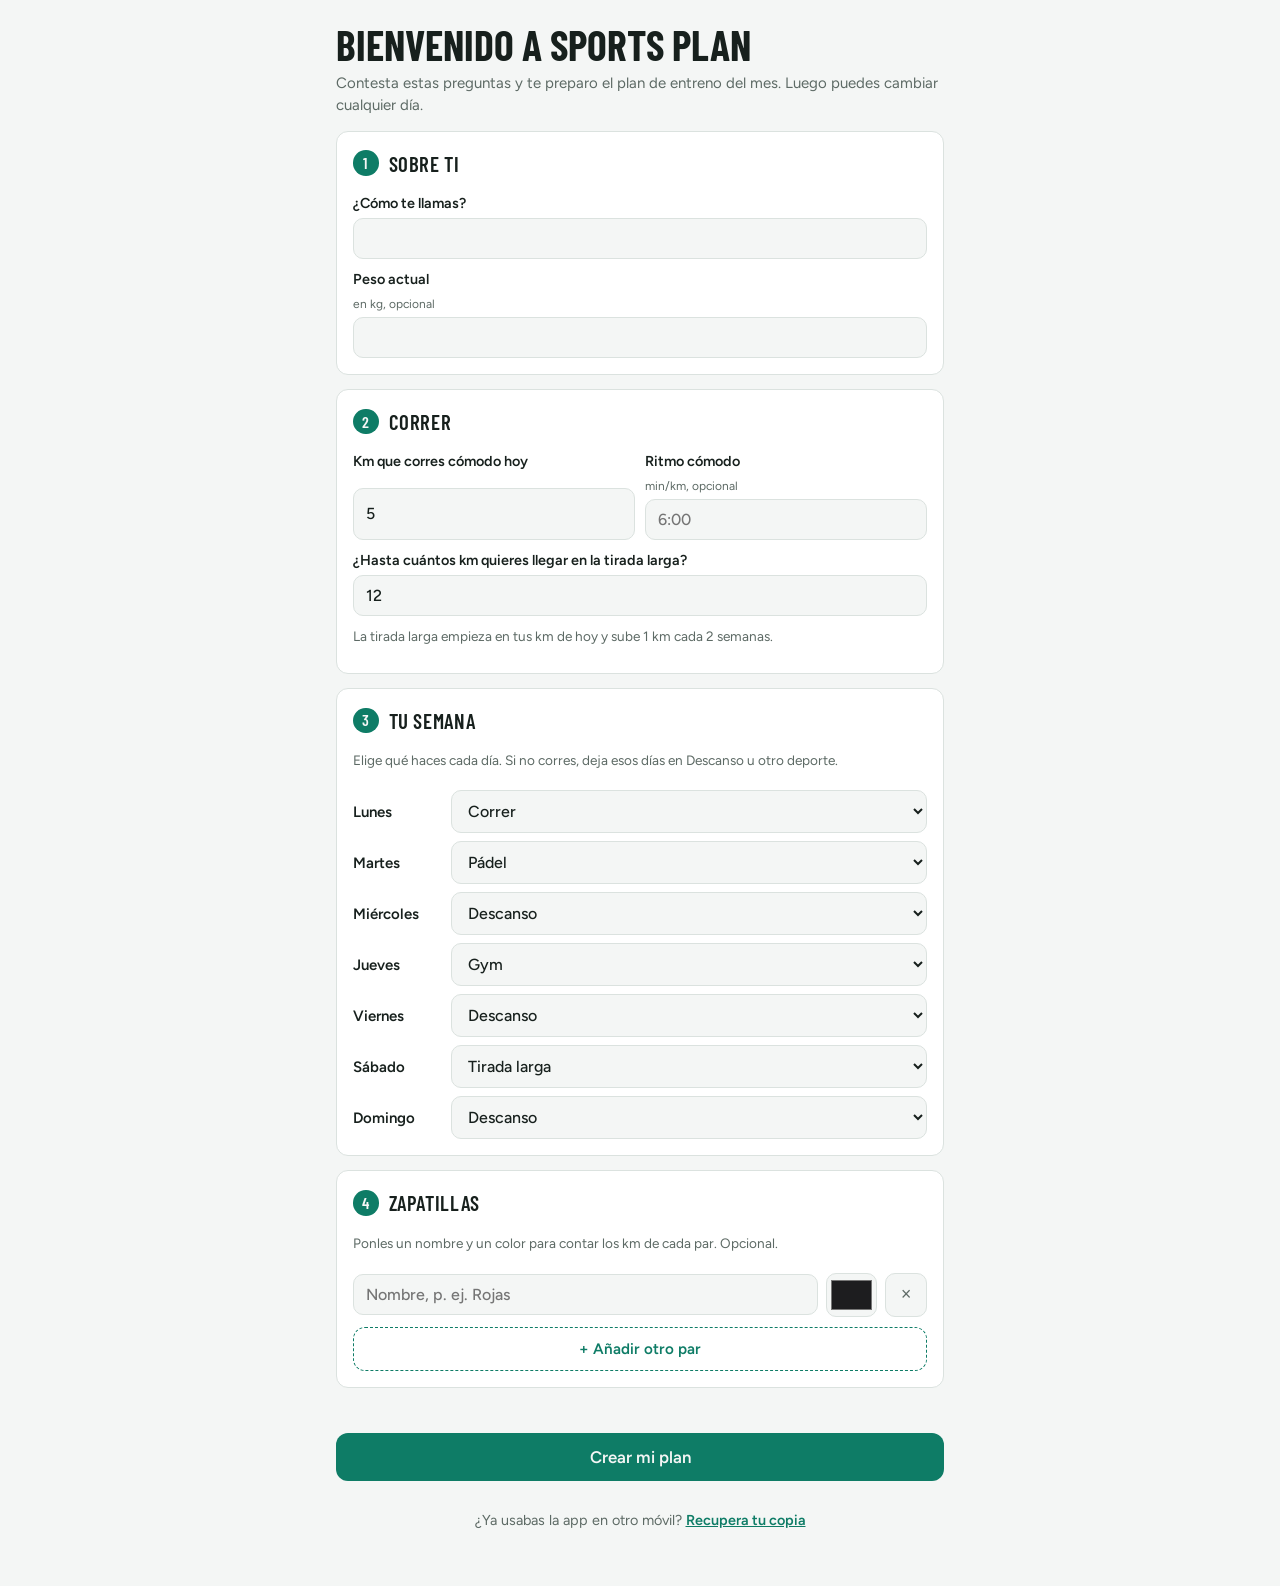
<file: index.html>
<!doctype html>
<html lang="es"><head>
<meta charset="utf-8">
<meta name="viewport" content="width=device-width,initial-scale=1,viewport-fit=cover">
<title>Sports Plan · Entreno</title>
<link rel="manifest" href="manifest.webmanifest">
<meta name="theme-color" content="#0e7c66">
<link rel="apple-touch-icon" href="icon-180.png">
<link rel="icon" href="icon-192.png">
<meta name="apple-mobile-web-app-capable" content="yes">
<meta name="mobile-web-app-capable" content="yes">
<meta name="apple-mobile-web-app-title" content="Sports Plan">
<style>:root{color-scheme:light;box-sizing:border-box;padding-top:env(safe-area-inset-top,0px);padding-bottom:env(safe-area-inset-bottom,0px)}html{scroll-padding-top:env(safe-area-inset-top,0px)}body{margin:0;padding:0;font:14px -apple-system,BlinkMacSystemFont,sans-serif;background:#fff;color:#000}img{max-width:100%}[hidden]:not([hidden=until-found i]){display:none!important}</style>
<script>try{if(!localStorage.getItem('jdb'))location.replace('bienvenida.html')}catch(e){}</script>
<script src="seed.js"></script>
<script src="plan.js"></script>
<script src="db.js"></script>
</head><body>

<link rel="preconnect" href="https://fonts.googleapis.com">
<link rel="stylesheet" href="https://fonts.googleapis.com/css2?family=Barlow+Condensed:wght@500;600;700&family=Figtree:wght@400;500;600&display=swap">
<style>
/* Layout: one column, month summary on top, two charts, then a day-by-day list built for the thumb */
:root {
  --bg: #f4f6f5; --panel: #ffffff; --fg: #17201d; --muted: #5d6a65; --line: #dbe2df;
  --accent: #0e7c66; --accent-soft: #d6efe8; --plan: #a9b6b1;
  --ok: #1f8a4c; --ok-soft: #dcf2e4; --bad: #c8382b; --bad-soft: #fbe3e0; --warn: #b26a00;
  --display: "Barlow Condensed", "Arial Narrow", system-ui, sans-serif;
  --body: "Figtree", system-ui, -apple-system, "Segoe UI", sans-serif;
}
@media (prefers-color-scheme: dark) { :root:not([data-theme="light"]) {
  --bg: #0f1513; --panel: #18201d; --fg: #e7eeeb; --muted: #95a39e; --line: #2a3531;
  --accent: #3cc3a2; --accent-soft: #163a31; --plan: #4d5b56;
  --ok: #4cc77d; --ok-soft: #153523; --bad: #ff6b5e; --bad-soft: #3d1a17; --warn: #f0a63a; color-scheme: dark } }
:root[data-theme="dark"] {
  --bg: #0f1513; --panel: #18201d; --fg: #e7eeeb; --muted: #95a39e; --line: #2a3531;
  --accent: #3cc3a2; --accent-soft: #163a31; --plan: #4d5b56;
  --ok: #4cc77d; --ok-soft: #153523; --bad: #ff6b5e; --bad-soft: #3d1a17; --warn: #f0a63a; color-scheme: dark }
body { background: var(--bg); color: var(--fg); font-family: var(--body); font-size: 15px; line-height: 1.45; }
.wrap { max-width: 46rem; margin: 0 auto; padding-block: 20px 48px; padding-left: max(16px, env(safe-area-inset-left, 0px)); padding-right: max(16px, env(safe-area-inset-right, 0px)); display: grid; gap: 18px; }
h1 { font-family: var(--display); font-weight: 700; font-size: 2.4rem; line-height: 1; margin: 0; letter-spacing: .01em; text-transform: uppercase; text-wrap: balance; }
h2 { font-family: var(--display); font-weight: 600; font-size: 1.3rem; margin: 0; text-transform: uppercase; letter-spacing: .03em; }
.sub { color: var(--muted); margin: 6px 0 0; }
.panel { background: var(--panel); border: 1px solid var(--line); border-radius: 12px; padding: 16px; min-width: 0; }
.stats { display: grid; grid-template-columns: repeat(auto-fit, minmax(min(100%, 9.5rem), 1fr)); gap: 10px; }
.stat { background: var(--panel); border: 1px solid var(--line); border-radius: 12px; padding: 12px 14px; }
.stat .k { font-size: .78rem; color: var(--muted); text-transform: uppercase; letter-spacing: .06em; }
.stat .v { font-family: var(--display); font-weight: 600; font-size: 2rem; line-height: 1.1; font-variant-numeric: tabular-nums; }
.stat .v small { font-family: var(--body); font-size: .85rem; color: var(--muted); font-weight: 500; margin-left: 3px; }
.stat .d { font-size: .8rem; color: var(--muted); font-variant-numeric: tabular-nums; }
.bar { height: 6px; background: var(--line); border-radius: 3px; margin-top: 8px; overflow: hidden; }
.bar i { display: block; height: 100%; background: var(--accent); border-radius: 3px; width: 0; transition: width .4s; }
.alert { border-radius: 12px; padding: 12px 14px; background: var(--bad-soft); color: var(--fg); border: 1px solid var(--bad); }
.alert b { color: var(--bad); }
.charts { display: grid; grid-template-columns: repeat(auto-fit, minmax(min(100%, 20rem), 1fr)); gap: 12px; }
.note { color: var(--muted); font-size: .82rem; margin: 4px 0 10px; }
.chart { position: relative; }
.chart svg { display: block; width: 100%; height: auto; }
.chart text { fill: var(--muted); font: 11px var(--body); }
.legend { display: flex; gap: 14px; font-size: .78rem; color: var(--muted); margin-bottom: 6px; flex-wrap: wrap; }
.legend i { display: inline-block; width: 12px; height: 3px; border-radius: 2px; vertical-align: middle; margin-right: 5px; }
.days { display: grid; gap: 8px; }
.week-h { font-family: var(--display); font-weight: 600; text-transform: uppercase; letter-spacing: .05em; color: var(--muted); margin: 10px 0 0; font-size: .95rem; }
.day { background: var(--panel); border: 1px solid var(--line); border-radius: 12px; padding: 12px; display: grid; gap: 10px; }
.day.today { border-color: var(--accent); box-shadow: 0 0 0 1px var(--accent); }
.day.done { background: linear-gradient(0deg, var(--ok-soft), var(--ok-soft)); border-color: color-mix(in srgb, var(--ok) 40%, var(--line)); }
.day.miss { background: linear-gradient(0deg, var(--bad-soft), var(--bad-soft)); }
.day-top { display: flex; align-items: center; gap: 12px; }
.date { width: 3rem; flex: none; text-align: center; }
.date .dn { font-family: var(--display); font-weight: 700; font-size: 1.7rem; line-height: 1; font-variant-numeric: tabular-nums; }
.date .dw { font-size: .72rem; text-transform: uppercase; letter-spacing: .08em; color: var(--muted); }
.what { flex: 1; min-width: 0; }
.what .t { font-weight: 600; }
.what .p { font-size: .82rem; color: var(--muted); }
.tag { display: inline-block; font-size: .68rem; text-transform: uppercase; letter-spacing: .06em; padding: 1px 7px; border-radius: 99px; background: var(--accent-soft); color: var(--accent); margin-right: 6px; font-weight: 600; vertical-align: 1px; }
.checks { display: flex; gap: 6px; flex: none; }
.cb { width: 44px; height: 44px; border-radius: 10px; border: 1px solid var(--line); background: var(--bg); color: var(--muted); font-size: 1.2rem; cursor: pointer; display: grid; place-items: center; }
.cb:focus-visible, .fld input:focus-visible { outline: 2px solid var(--accent); outline-offset: 2px; }
.cb.yes[aria-pressed="true"] { background: var(--ok); border-color: var(--ok); color: #fff; }
.cb.no[aria-pressed="true"] { background: var(--bad); border-color: var(--bad); color: #fff; }
.fields { display: grid; grid-template-columns: repeat(auto-fit, minmax(5.5rem, 1fr)); gap: 8px; }
.fld { display: grid; gap: 2px; }
.fld span { font-size: .7rem; color: var(--muted); text-transform: uppercase; letter-spacing: .06em; }
.fld input { width: 100%; box-sizing: border-box; font: 500 1rem var(--body); font-variant-numeric: tabular-nums; padding: 8px 10px; border-radius: 8px; border: 1px solid var(--line); background: var(--bg); color: var(--fg); min-width: 0; }
.fld input.hi { border-color: var(--bad); color: var(--bad); }
.step { display: flex; gap: 4px; }
.step input { text-align: center; }
.sb { flex: none; width: 36px; border-radius: 8px; border: 1px solid var(--line); background: var(--bg); color: var(--fg); font: 600 1.1rem var(--body); cursor: pointer; }
.sb:focus-visible, .swapbtn:focus-visible, .swap select:focus-visible { outline: 2px solid var(--accent); outline-offset: 2px; }
.fld.wide { grid-column: span 2; }
.swapbtn { margin-top: 4px; background: none; border: 0; padding: 4px 0; color: var(--accent); font: 600 .8rem var(--body); cursor: pointer; }
.swap { display: grid; gap: 4px; }
.swap span { font-size: .7rem; color: var(--muted); text-transform: uppercase; letter-spacing: .06em; }
.swap select { font: 500 .95rem var(--body); padding: 8px 10px; border-radius: 8px; border: 1px solid var(--line); background: var(--bg); color: var(--fg); width: 100%; }
.tabs { display: flex; gap: 6px; overflow-x: auto; padding-bottom: 2px; }
.tab { flex: none; border: 1px solid var(--line); background: var(--panel); color: var(--fg); border-radius: 99px; padding: 8px 16px; font: 600 .9rem var(--body); cursor: pointer; text-transform: capitalize; }
.tab[aria-selected="true"] { background: var(--accent); border-color: var(--accent); color: var(--bg); }
.tab:focus-visible { outline: 2px solid var(--accent); outline-offset: 2px; }
.tblwrap { overflow-x: auto; }
.tbl { width: 100%; border-collapse: collapse; font-size: .85rem; font-variant-numeric: tabular-nums; }
.tbl th, .tbl td { padding: 8px 8px; border-bottom: 1px solid var(--line); text-align: right; white-space: nowrap; }
.tbl th:first-child, .tbl td:first-child { text-align: left; text-transform: capitalize; }
.tbl th { color: var(--muted); font-weight: 500; font-size: .72rem; text-transform: uppercase; letter-spacing: .05em; }
.tbl tr.cur td { font-weight: 600; }
.gymlist { display: grid; gap: 10px; margin-top: 12px; }
.ej { display: grid; grid-template-columns: 2.2rem 1fr; gap: 4px 12px; }
.ej .n { grid-row: span 3; font-family: var(--display); font-weight: 700; font-size: 1.8rem; color: var(--accent); line-height: 1; }
.ej .nm { font-weight: 600; font-size: 1.02rem; }
.ej .sr { font-family: var(--display); font-weight: 600; font-size: 1.15rem; margin-left: 6px; color: var(--accent); white-space: nowrap; }
.ej .cl { color: var(--fg); font-size: .9rem; }
.ej .pr { color: var(--muted); font-size: .82rem; }
.ej .fields { grid-column: 1 / -1; margin-top: 6px; }
.ej input[type=text] { width: 100%; box-sizing: border-box; font: 400 .95rem var(--body); padding: 8px 10px; border-radius: 8px; border: 1px solid var(--line); background: var(--bg); color: var(--fg); }
.list { margin: 8px 0 0; padding-left: 1.1rem; display: grid; gap: 4px; }
.list.no li::marker { content: "✕  "; color: var(--bad); }
.shoes { grid-column: 1 / -1; display: flex; gap: 6px; flex-wrap: wrap; align-items: center; }
.shoes .lb { font-size: .7rem; color: var(--muted); text-transform: uppercase; letter-spacing: .06em; margin-right: 2px; }
.shoe { display: inline-flex; align-items: center; gap: 6px; padding: 6px 12px; border-radius: 99px; border: 1px solid var(--line); background: var(--bg); color: var(--fg); font: 500 .85rem var(--body); cursor: pointer; }
.shoe[aria-pressed="true"] { border-color: var(--accent); box-shadow: inset 0 0 0 1px var(--accent); background: var(--accent-soft); font-weight: 600; }
.shoe:focus-visible { outline: 2px solid var(--accent); outline-offset: 2px; }
.dot { width: 12px; height: 12px; border-radius: 50%; border: 1px solid var(--muted); flex: none; }
.shoe-rows { display: grid; gap: 12px; }
.shoe-row { display: grid; grid-template-columns: minmax(5rem, 7.5rem) 1fr auto auto; gap: 10px; align-items: center; font-variant-numeric: tabular-nums; }
.shoe-row .nm { display: flex; align-items: center; gap: 8px; font-weight: 600; }
.shoe-row .track { height: 10px; background: var(--line); border-radius: 5px; overflow: hidden; }
.shoe-row .track i { display: block; height: 100%; background: var(--accent); border-radius: 5px; }
.shoe-row .v { font-weight: 600; }
.extra .shoes { flex-basis: 100%; }
.shoe-row .nm { min-width: 0; overflow-wrap: anywhere; }
.shoe-del { width: 32px; height: 32px; border-radius: 8px; border: 1px solid var(--line); background: var(--bg); color: var(--muted); cursor: pointer; }
.shoe-conf { display: flex; gap: 6px; align-items: center; font-size: .8rem; }
.shoe-conf button { border-radius: 8px; border: 1px solid var(--line); background: var(--bg); color: var(--fg); padding: 5px 10px; font: 600 .8rem var(--body); cursor: pointer; }
.shoe-conf button.yes { background: var(--bad); border-color: var(--bad); color: #fff; }
.shoe-form { display: grid; grid-template-columns: 1fr 3rem 8rem auto; gap: 8px; margin-top: 16px; padding-top: 14px; border-top: 1px solid var(--line); }
@media (max-width: 480px) { .shoe-form { grid-template-columns: 1fr 3rem; } }
.shoe-form input { box-sizing: border-box; width: 100%; font: 500 .95rem var(--body); padding: 8px 10px; border-radius: 8px; border: 1px solid var(--line); background: var(--bg); color: var(--fg); min-width: 0; }
.shoe-form input[type=color] { padding: 2px; height: 40px; cursor: pointer; }
.shoe-form button { border: 0; border-radius: 8px; background: var(--accent); color: var(--bg); font: 600 .95rem var(--body); padding: 8px 14px; cursor: pointer; }
.shoe-form button:focus-visible, .shoe-del:focus-visible, .shoe-conf button:focus-visible { outline: 2px solid var(--accent); outline-offset: 2px; }
.hint { font-size: .8rem; color: var(--muted); }
.extras { display: grid; gap: 6px; }
.extra { display: flex; align-items: center; gap: 8px; flex-wrap: wrap; padding: 8px; border-radius: 10px; border: 1px dashed var(--accent); }
.extra .tag { margin: 0; }
.extra .step { flex: 1; min-width: 9rem; }
.extra .x { flex: none; width: 36px; height: 36px; border-radius: 8px; border: 1px solid var(--line); background: var(--bg); color: var(--muted); cursor: pointer; font-size: 1rem; }
.extra .u { font-size: .8rem; color: var(--muted); }
.warnline { font-size: .8rem; color: var(--warn); font-weight: 500; }
.empty { text-align: center; color: var(--muted); padding: 32px 16px; }
.foot { font-size: .8rem; color: var(--muted); }
.saved { position: fixed; left: 50%; transform: translateX(-50%); bottom: calc(16px + env(safe-area-inset-bottom, 0px)); background: var(--fg); color: var(--bg); padding: 8px 14px; border-radius: 99px; font-size: .85rem; opacity: 0; transition: opacity .2s; pointer-events: none; }
.saved.on { opacity: 1; }
.pesoav { display: grid; gap: 10px; border-color: var(--accent); background: var(--accent-soft); }
.pesorow { display: flex; gap: 8px; }
.pesorow input { flex: 1; min-width: 0; font: 500 1.05rem var(--body); padding: 10px 12px; border-radius: 10px; border: 1px solid var(--line); background: var(--panel); color: var(--fg); }
.pesorow button { border: 0; border-radius: 10px; background: var(--accent); color: var(--bg); font: 600 1rem var(--body); padding: 10px 16px; cursor: pointer; }
.pesorow input:focus-visible, .pesorow button:focus-visible { outline: 2px solid var(--accent); outline-offset: 2px; }
@media (prefers-reduced-motion: reduce) { .bar i, .saved { transition: none; } }
</style>

<div class="wrap">
  <nav class="tabs" id="tabs" role="tablist" aria-label="Meses"></nav>
  <header>
    <h1 id="mes-titulo">Mi mes</h1>
    <p class="sub" id="sub-mes">Marca cada día como hecho ✓ o no ✗ y ajusta los km con − y +. Si mueves una sesión, usa «⇄ Cambiar día». Todo se suma solo.</p>
  </header>

  <div id="alerta" class="alert" hidden></div>
  <form id="pesoAviso" class="panel pesoav" hidden>
    <div><b>⚖️ Toca pesarte</b><div class="note" style="margin:2px 0 0">Cada domingo, en ayunas y después de ir al baño. Así comparamos semana a semana.</div></div>
    <div class="pesorow"><input id="pesoHoy" type="number" inputmode="decimal" min="30" max="250" step="0.1" placeholder="kg" aria-label="Peso en kg"><button type="submit">Guardar</button></div>
  </form>

  <section class="stats" id="v-stats" aria-label="Resumen del mes">
    <div class="stat"><div class="k">Km corridos</div><div class="v"><span id="s-km">–</span><small>km</small></div><div class="d">Plan del mes: <span id="s-kmplan">–</span> km</div><div class="bar"><i id="b-km"></i></div></div>
    <div class="stat"><div class="k">Gym</div><div class="v"><span id="s-gym">–</span><small>h</small></div><div class="d"><span id="s-gymses">–</span> sesiones</div></div>
    <div class="stat"><div class="k">Bici</div><div class="v"><span id="s-bici">–</span><small>h</small></div><div class="d"><span id="s-bicikm">–</span> km</div></div>
    <div class="stat"><div class="k">Pádel</div><div class="v"><span id="s-padel">–</span><small>h</small></div><div class="d">Extras del mes: <span id="s-extras">–</span></div></div>
    <div class="stat"><div class="k">Pasos al día</div><div class="v"><span id="s-pasos">–</span></div><div class="d"><span id="s-10k">–</span> días con 10.000</div></div>
    <div class="stat"><div class="k">Cumplido</div><div class="v"><span id="s-cumpl">–</span><small>%</small></div><div class="d">Racha: <span id="s-racha">–</span> días</div></div>
    <div class="stat"><div class="k">Dolor máx.</div><div class="v"><span id="s-dolor">–</span><small>/10</small></div><div class="d">Límite 4</div></div>
  </section>

  <section id="v-gen" hidden>
    <div class="charts">
      <div class="panel">
        <h2>Km por mes</h2>
        <p class="note">Solo cuentan los días marcados con ✓ o ✗. Lo corrido (extras incluidos) frente a lo que tocaba esos días.</p>
        <div class="legend"><span><i style="background: var(--plan)"></i>Plan</span><span><i style="background: var(--accent)"></i>Real</span></div>
        <div class="chart" id="ch-meses"></div>
      </div>
      <div class="panel">
        <h2>Gym, pádel y bici por mes</h2>
        <p class="note">Horas de cada mes, solo de los días marcados.</p>
        <div class="legend"><span><i style="background: var(--accent)"></i>Gym</span><span><i style="background: var(--warn)"></i>Pádel</span><span><i style="background: #5b7fd6"></i>Bici</span></div>
        <div class="chart" id="ch-horas"></div>
      </div>
    </div>
    <div class="panel" style="margin-top: 12px">
      <h2>Peso</h2>
      <p class="note" id="peso-res">Apunta tu peso los domingos y aquí verás cómo cambia.</p>
      <div class="chart" id="ch-peso"></div>
    </div>
    <div class="panel" style="margin-top: 12px">
      <h2>Km por zapatilla</h2>
      <p class="note">Total acumulado. Unas zapatillas suelen durar 600–800 km; a partir de ahí amortiguan peor, y eso tu espalda lo nota.</p>
      <div class="shoe-rows" id="shoe-rows"></div>
      <form class="shoe-form" id="shoe-form" aria-label="Añadir zapatillas">
        <input id="zn-name" type="text" maxlength="20" placeholder="Nombre, p. ej. Rojas" aria-label="Nombre de las zapatillas" required>
        <input id="zn-color" type="color" value="#e4572e" aria-label="Color">
        <input id="zn-km" type="number" min="0" step="1" inputmode="numeric" placeholder="Km que ya tienen" aria-label="Km que ya tienen">
        <button type="submit" id="zn-add">Añadir</button>
      </form>
    </div>
    <div class="panel" style="margin-top: 12px">
      <h2>Mes a mes</h2>
      <div class="tblwrap"><table class="tbl" id="tbl-meses">
        <thead><tr><th>Mes</th><th>Km</th><th>Plan</th><th>Gym h</th><th>Pádel h</th><th>Bici h</th><th>Pasos/día</th><th>Días 10k</th><th>Cumplido</th><th>Dolor máx</th><th>Peso</th></tr></thead>
        <tbody></tbody>
      </table></div>
    </div>
  </section>

  <section id="v-gym" hidden>
    <div class="panel">
      <h2>Calentamiento · 5–8 min</h2>
      <ul class="list">
        <li>5 min de bici o elíptica suave.</li>
        <li>Gato-camello suave: 6–8 repeticiones, sin forzar el final del movimiento.</li>
        <li>10 puentes de glúteo rápidos, sin pausa.</li>
      </ul>
    </div>
    <nav class="tabs" id="gym-g" role="tablist" aria-label="Grupos de ejercicios" style="margin-top:12px"></nav>
    <div class="gymlist" id="gym-list"><div class="empty">Cargando tu rutina…</div></div>
    <div class="gymlist" id="gym-prog" hidden></div>
    <div class="panel" style="margin-top: 12px">
      <h2>Evitar de momento</h2>
      <ul class="list no">
        <li>Peso muerto, en cualquier variante.</li>
        <li>Sentadilla con barra o con carga.</li>
        <li>Giros o flexión de espalda con peso (russian twist, leñador con carga).</li>
        <li>Abdominales tipo crunch o sit-up.</li>
        <li>Prensa de piernas tan profunda que la pelvis se despegue del respaldo.</li>
      </ul>
    </div>
    <p class="note" style="margin-top: 12px">Descansa 60–90 s entre series. Si un ejercicio te da más de 3–4/10 de dolor o te deja peor al día siguiente, quítalo esa semana y cuéntamelo.</p>
  </section>

  <div id="v-mes">
  <section class="charts">
    <div class="panel">
      <h2>Km acumulados</h2>
      <p class="note">Lo que llevas frente a lo previsto día a día.</p>
      <div class="legend"><span><i style="background: var(--plan)"></i>Plan</span><span><i style="background: var(--accent)"></i>Real</span></div>
      <div class="chart" id="ch-km"></div>
    </div>
    <div class="panel">
      <h2>Pasos diarios</h2>
      <p class="note">La línea es la meta de 10.000.</p>
      <div class="chart" id="ch-pasos"></div>
    </div>
  </section>

  <section>
    <h2>Día a día</h2>
    <div class="days" id="dias"><div class="empty">Cargando tu mes…</div></div>
  </section>
  </div>

  <p class="foot">Regla del dolor: hasta 3–4/10 que se calma en 24 h vale; si dura más o empeora, baja la carga. Ve al médico si notas pérdida de fuerza en una pierna, adormecimiento en la zona genital o problemas para controlar orina o heces.</p>
</div>
<div class="saved" id="saved" role="status">Guardado</div>

<script>
(function () {
  const META_PASOS = 10000, LIMITE_DOLOR = 4;
  const DW = ['dom', 'lun', 'mar', 'mié', 'jue', 'vie', 'sáb'];
  const TAG = { correr: 'Correr', largo: 'Largo', padel: 'Pádel', gym: 'Gym', bici: 'Bici', descanso: 'Descanso' };
  let days = [], all = [], ejs = [], tab = null, db = null, readOnly = false;
  const MONTH = (m) => new Date(m + '-15T12:00:00').toLocaleDateString('es-ES', { month: 'long', year: 'numeric' });
  const MSHORT = (m) => new Date(m + '-15T12:00:00').toLocaleDateString('es-ES', { month: 'short' }).replace('.', '');
  const $ = (id) => document.getElementById(id);
  const nf = (v, d = 1) => v == null ? '–' : Number(v).toLocaleString('es-ES', { maximumFractionDigits: d });
  const todayStr = (() => { const t = new Date(); return t.getFullYear() + '-' + String(t.getMonth() + 1).padStart(2, '0') + '-' + String(t.getDate()).padStart(2, '0'); })();
  const num = (v) => (v === '' || v == null || isNaN(Number(v))) ? null : Number(v);

  function toast() { const s = $('saved'); s.classList.add('on'); clearTimeout(toast.t); toast.t = setTimeout(() => s.classList.remove('on'), 1200); }
  async function save(id, patch) {
    const d = days.find((x) => x.id === id); if (d) Object.assign(d, patch);
    render();
    if (!db || readOnly) return;
    try { await db.doc('dias/' + id).update(patch); toast(); }
    catch (e) { if (e && e.code === 'invalid_argument') { readOnly = true; render(); } }
  }

  function summary(list = days) {
    const s = { km: 0, kmPlan: 0, gymMin: 0, gymSes: 0, padelMin: 0, biciMin: 0, biciKm: 0, nExtra: 0, pasos: [], k10: 0, done: 0, past: 0, dolor: null, racha: 0, peso: null };
    list.forEach((d) => {
      if (d.peso != null) s.peso = d.peso;
      if (d.km != null) s.km += d.km;
      if (d.tipo === 'padel' && d.hecho === true) s.padelMin += d.min ?? 0;
      if (d.tipo === 'bici' && d.hecho === true) { s.biciMin += d.min ?? 0; s.biciKm += d.bkm ?? 0; }
      (d.extras || []).forEach((e) => { s.nExtra++;
        if (e.tipo === 'correr') s.km += e.km ?? 0;
        if (e.tipo === 'gym') { s.gymSes++; s.gymMin += e.min ?? 0; }
        if (e.tipo === 'padel') s.padelMin += e.min ?? 0;
        if (e.tipo === 'bici') s.biciMin += e.min ?? 0; });
      if (d.km_plan != null) s.kmPlan += d.km_plan;
      if (d.tipo === 'gym' && d.hecho === true) { s.gymSes++; s.gymMin += d.min ?? 0; }
      if (d.pasos != null) { s.pasos.push(d.pasos); if (d.pasos >= META_PASOS) s.k10++; }
      if (d.dolor != null) s.dolor = Math.max(s.dolor ?? 0, d.dolor);
      if (d.fecha <= todayStr) { s.past++; if (d.hecho === true) s.done++; }
    });
    const past = list.filter((d) => d.fecha <= todayStr);
    for (let i = past.length - 1; i >= 0; i--) {
      if (past[i].hecho === true) s.racha++;
      else if (past[i].fecha === todayStr && past[i].hecho == null) continue;
      else break;
    }
    return s;
  }

  function renderStats() {
    const s = summary();
    $('s-km').textContent = nf(s.km); $('s-kmplan').textContent = nf(s.kmPlan);
    $('b-km').style.width = Math.min(100, s.kmPlan ? s.km / s.kmPlan * 100 : 0) + '%';
    $('s-gym').textContent = nf(s.gymMin / 60); $('s-gymses').textContent = s.gymSes;
    $('s-padel').textContent = nf(s.padelMin / 60); $('s-extras').textContent = s.nExtra;
    $('s-bici').textContent = nf(s.biciMin / 60); $('s-bicikm').textContent = nf(s.biciKm);
    $('s-pasos').textContent = s.pasos.length ? nf(Math.round(s.pasos.reduce((a, b) => a + b, 0) / s.pasos.length), 0) : '–';
    $('s-10k').textContent = s.k10;
    $('s-cumpl').textContent = s.past ? Math.round(s.done / s.past * 100) : '–';
    $('s-racha').textContent = s.racha;
    $('s-dolor').textContent = s.dolor == null ? '–' : nf(s.dolor);
    $('s-dolor').style.color = s.dolor != null && s.dolor > LIMITE_DOLOR ? 'var(--bad)' : '';
    const recent = days.filter((d) => d.fecha <= todayStr && d.dolor != null && d.dolor > LIMITE_DOLOR).slice(-1)[0];
    const al = $('alerta');
    if (recent && (new Date(todayStr) - new Date(recent.fecha)) / 864e5 <= 2) {
      al.replaceChildren();
      const b = document.createElement('b'); b.textContent = 'Dolor de ' + nf(recent.dolor) + '/10 el ' + Number(recent.fecha.slice(8)) + '. ';
      al.append(b, 'Si no se calma en 24 h, cambia el próximo rodaje por caminar o bici suave y quita el pádel esa semana.');
      al.hidden = false;
    } else al.hidden = true;
    renderPesoAviso();
  }

  const NS = 'http://www.w3.org/2000/svg';
  function svgEl(tag, attrs, parent) { const e = document.createElementNS(NS, tag); for (const k in attrs) e.setAttribute(k, attrs[k]); if (parent) parent.appendChild(e); return e; }
  function frame(el, maxV, ticks) {
    el.replaceChildren();
    const W = Math.max(280, el.clientWidth || 320), H = 190, m = { t: 10, r: 10, b: 24, l: 40 };
    const svg = svgEl('svg', { viewBox: `0 0 ${W} ${H}`, role: 'img' }, el);
    const n = days.length, iw = W - m.l - m.r, ih = H - m.t - m.b;
    const x = (i) => m.l + (i + 0.5) * iw / n, y = (v) => m.t + ih - v / maxV * ih;
    ticks.forEach((t) => {
      svgEl('line', { x1: m.l, x2: W - m.r, y1: y(t), y2: y(t), stroke: 'var(--line)' }, svg);
      svgEl('text', { x: m.l - 6, y: y(t) + 4, 'text-anchor': 'end' }, svg).textContent = t >= 1000 ? (t / 1000) + 'k' : t;
    });
    days.forEach((d, i) => { const dn = Number(d.fecha.slice(8)); if (dn === 1 || dn % 5 === 0) svgEl('text', { x: x(i), y: H - 6, 'text-anchor': 'middle' }, svg).textContent = dn; });
    return { svg, x, y, W, H, m, iw, n };
  }
  function niceMax(v, step) { return Math.max(step, Math.ceil(v / step) * step); }

  function renderCharts() {
    if (!days.length) return;
    let ap = 0, ar = 0; const plan = [], real = [];
    days.forEach((d) => { const ek = (d.extras || []).reduce((a, e) => a + (e.tipo === 'correr' ? e.km ?? 0 : 0), 0);
      ap += d.km_plan ?? 0; ar += (d.km ?? 0) + ek; plan.push(ap); real.push(d.fecha <= todayStr || d.km != null || ek ? ar : null); });
    const maxKm = niceMax(Math.max(ap, ar), 20);
    const f = frame($('ch-km'), maxKm, [0, maxKm / 2, maxKm]);
    const path = (arr) => arr.map((v, i) => v == null ? '' : (i === 0 || arr[i - 1] == null ? 'M' : 'L') + f.x(i).toFixed(1) + ',' + f.y(v).toFixed(1)).join('');
    svgEl('path', { d: path(plan), fill: 'none', stroke: 'var(--plan)', 'stroke-width': 2, 'stroke-dasharray': '5 4' }, f.svg);
    svgEl('path', { d: path(real), fill: 'none', stroke: 'var(--accent)', 'stroke-width': 2.5, 'stroke-linejoin': 'round', 'stroke-linecap': 'round' }, f.svg);
    const li = real.reduce((a, v, i) => v == null ? a : i, -1);
    if (li >= 0) { svgEl('circle', { cx: f.x(li), cy: f.y(real[li]), r: 4, fill: 'var(--accent)' }, f.svg);
      const lbl = svgEl('text', { x: Math.min(f.x(li) + 6, f.W - 40), y: f.y(real[li]) - 8 }, f.svg); lbl.textContent = nf(real[li]) + ' km'; lbl.style.fill = 'var(--fg)'; }

    const maxP = niceMax(Math.max(META_PASOS, ...days.map((d) => d.pasos ?? 0)), 5000);
    const g = frame($('ch-pasos'), maxP, [0, 5000, 10000, maxP].filter((v, i, a) => a.indexOf(v) === i && v <= maxP));
    const bw = Math.max(3, g.iw / g.n * 0.62);
    days.forEach((d, i) => { if (d.pasos == null) return;
      svgEl('rect', { x: g.x(i) - bw / 2, y: g.y(d.pasos), width: bw, height: g.y(0) - g.y(d.pasos), rx: 2, fill: d.pasos >= META_PASOS ? 'var(--ok)' : 'var(--plan)' }, g.svg); });
    svgEl('line', { x1: g.m.l, x2: g.W - g.m.r, y1: g.y(META_PASOS), y2: g.y(META_PASOS), stroke: 'var(--accent)', 'stroke-width': 1.5, 'stroke-dasharray': '4 3' }, g.svg);
  }

  function tpl(tipo, d) {
    const largoSemana = (days.find((x) => x.semana === d.semana && x.tipo === 'largo' && x.id !== d.id) || {}).km_plan;
    return ({
      correr: { tipo, plan: '8 km cómodo', detalle: '6:00–6:20/km', km_plan: 8, min_plan: null },
      largo: { tipo, plan: 'Tirada larga ' + (largoSemana ?? 8) + ' km', detalle: 'Suave, 6:15–6:30/km', km_plan: largoSemana ?? 8, min_plan: null },
      bici: { tipo, plan: 'Bici suave', detalle: 'Sin impacto, ritmo cómodo', km_plan: null, min_plan: 45 },
      padel: { tipo, plan: 'Pádel con cautela', detalle: 'Si la espalda se resiente: caminar rápido o bici', km_plan: null, min_plan: 60 },
      gym: { tipo, plan: 'Gym espalda y core', detalle: 'Bird dog, dead bug, plancha lateral, puente, zancada estática, remo con pecho apoyado, gemelos · 3×8–12', km_plan: null, min_plan: 45 },
      descanso: { tipo, plan: 'Descanso', detalle: 'Caminar 20–30 min', km_plan: null, min_plan: null }
    })[tipo];
  }
  let ZAPAS = [], delShoe = null;
  const VIDA_ZAPA = 700;
  function shoePicker(cur, idBase, onPick) {
    const w = document.createElement('div'); w.className = 'shoes'; w.setAttribute('role', 'group'); w.setAttribute('aria-label', 'Zapatillas');
    const lb = document.createElement('span'); lb.className = 'lb'; lb.textContent = 'Zapatillas'; w.appendChild(lb);
    if (!ZAPAS.length) { const h = document.createElement('span'); h.className = 'hint'; h.textContent = 'Añade tus zapatillas en la pestaña General.'; w.appendChild(h); }
    ZAPAS.forEach((z) => {
      const b = document.createElement('button'); b.type = 'button'; b.className = 'shoe'; b.id = 'zapa-' + z.id + '-' + idBase; b.disabled = readOnly;
      b.setAttribute('aria-pressed', String(cur === z.id));
      const dt = document.createElement('span'); dt.className = 'dot'; dt.style.background = z.color;
      b.append(dt, z.name);
      b.addEventListener('click', () => onPick(cur === z.id ? null : z.id));
      w.appendChild(b);
    });
    return w;
  }
  const EXTRA = { correr: { name: 'Correr', km: 5, min: null }, gym: { name: 'Gym', km: null, min: 45 }, padel: { name: 'Pádel', km: null, min: 60 }, bici: { name: 'Bici', km: null, min: 45 } };
  function extraRow(d, idx) {
    const e = d.extras[idx], isKm = e.tipo === 'correr', key = isKm ? 'km' : 'min', inc = isKm ? 1 : 5;
    const row = document.createElement('div'); row.className = 'extra';
    const tg = document.createElement('span'); tg.className = 'tag'; tg.textContent = 'Extra · ' + (EXTRA[e.tipo] ? EXTRA[e.tipo].name : e.tipo);
    const setV = (v) => { const arr = d.extras.map((x) => Object.assign({}, x)); arr[idx][key] = v; save(d.id, { extras: arr }); };
    const st = document.createElement('div'); st.className = 'step';
    const inp = document.createElement('input'); inp.type = 'number'; inp.inputMode = 'decimal'; inp.min = 0; inp.step = isKm ? 0.1 : 5; inp.id = 'ex-' + idx + '-' + d.id; inp.value = e[key] ?? ''; inp.disabled = readOnly;
    inp.setAttribute('aria-label', (isKm ? 'Km' : 'Minutos') + ' del extra');
    inp.style.cssText = 'width:100%;box-sizing:border-box;font:500 1rem var(--body);padding:8px 10px;border-radius:8px;border:1px solid var(--line);background:var(--bg);color:var(--fg);min-width:0;text-align:center';
    inp.addEventListener('change', () => setV(num(inp.value)));
    const mk = (txt, dir) => { const b = document.createElement('button'); b.type = 'button'; b.className = 'sb'; b.textContent = txt; b.id = 'ex-' + idx + (dir > 0 ? '-mas-' : '-menos-') + d.id; b.disabled = readOnly; b.setAttribute('aria-label', (dir > 0 ? 'Sumar ' : 'Restar ') + inc); b.addEventListener('click', () => setV(Math.max(0, Math.round(((e[key] ?? 0) + dir * inc) * 10) / 10))); return b; };
    st.append(mk('−', -1), inp, mk('+', 1));
    const u = document.createElement('span'); u.className = 'u'; u.textContent = isKm ? 'km' : 'min';
    const x = document.createElement('button'); x.type = 'button'; x.className = 'x'; x.textContent = '×'; x.id = 'ex-del-' + idx + '-' + d.id; x.disabled = readOnly; x.setAttribute('aria-label', 'Quitar extra');
    x.addEventListener('click', () => save(d.id, { extras: d.extras.filter((_, i) => i !== idx) }));
    row.append(tg, st, u, x);
    if (isKm) row.appendChild(shoePicker(e.zapa, 'ex' + idx + '-' + d.id, (z) => { const arr = d.extras.map((y) => Object.assign({}, y)); arr[idx].zapa = z; save(d.id, { extras: arr }); }));
    return row;
  }
  const RESET = { hecho: null, km: null, min: null };
  const PLANF = ['tipo', 'plan', 'detalle', 'km_plan', 'min_plan'];
  let openSwap = null;
  function swapDays(a, b) {
    const pa = {}, pb = {};
    PLANF.forEach((k) => { pa[k] = b[k] ?? null; pb[k] = a[k] ?? null; });
    openSwap = null;
    save(a.id, Object.assign(pa, RESET)); save(b.id, Object.assign(pb, RESET));
  }
  function swapRow(d) {
    const w = document.createElement('label'); w.className = 'swap';
    const s = document.createElement('span'); s.textContent = 'Cambiar este día';
    const sel = document.createElement('select'); sel.id = 'sw-' + d.id;
    sel.appendChild(new Option('Elige una opción…', ''));
    const g1 = document.createElement('optgroup'); g1.label = 'Intercambiar con';
    days.filter((x) => x.id !== d.id && Math.abs(new Date(x.fecha) - new Date(d.fecha)) <= 6 * 864e5).forEach((x) => {
      g1.appendChild(new Option(DW[new Date(x.fecha + 'T12:00:00').getDay()] + ' ' + Number(x.fecha.slice(8)) + ' · ' + (x.plan || TAG[x.tipo]), 'swap:' + x.id));
    });
    const g2 = document.createElement('optgroup'); g2.label = 'Convertir en';
    Object.keys(TAG).filter((t) => t !== d.tipo).forEach((t) => g2.appendChild(new Option(TAG[t], 'tipo:' + t)));
    const g3 = document.createElement('optgroup'); g3.label = 'Añadir extra';
    Object.keys(EXTRA).forEach((t) => g3.appendChild(new Option('Extra de ' + EXTRA[t].name.toLowerCase(), 'extra:' + t)));
    sel.append(g3, g1, g2);
    sel.addEventListener('change', () => {
      const [k, v] = sel.value.split(':'); if (!v) return;
      if (k === 'extra') { openSwap = null; const e = EXTRA[v]; save(d.id, { extras: (d.extras || []).concat([{ tipo: v, km: e.km, min: e.min }]) }); return; }
      if (k === 'swap') { const o = days.find((x) => x.id === v); if (o) swapDays(d, o); }
      else { openSwap = null; save(d.id, Object.assign({}, tpl(v, d), RESET)); }
    });
    w.append(s, sel); return w;
  }
  function stepper(d, key, label, inc, ph, planKey) {
    const w = document.createElement('div'); w.className = 'fld wide';
    const s = document.createElement('label'); s.textContent = label; s.htmlFor = key + '-' + d.id; s.style.cssText = 'font-size:.7rem;color:var(--muted);text-transform:uppercase;letter-spacing:.06em';
    const row = document.createElement('div'); row.className = 'step';
    const i = field(d, key, '', inc < 1 ? 0.1 : 1, ph).querySelector('input');
    const bump = (dir) => { const base = d[key] ?? d[planKey] ?? 0; const v = Math.max(0, Math.round((base + dir * inc) * 10) / 10); save(d.id, { [key]: v }); };
    const mk = (txt, dir, lab) => { const b = document.createElement('button'); b.type = 'button'; b.className = 'sb'; b.textContent = txt; b.id = key + (dir > 0 ? '-mas-' : '-menos-') + d.id; b.setAttribute('aria-label', lab); b.disabled = readOnly; b.addEventListener('click', () => bump(dir)); return b; };
    row.append(mk('−', -1, 'Restar ' + inc), i, mk('+', 1, 'Sumar ' + inc));
    w.append(s, row); return w;
  }

  function field(d, key, label, step, ph) {
    const w = document.createElement('label'); w.className = 'fld';
    const s = document.createElement('span'); s.textContent = label;
    const i = document.createElement('input'); i.type = 'number'; i.inputMode = 'decimal'; i.min = 0; i.step = step; i.id = key + '-' + d.id;
    i.value = d[key] ?? ''; if (ph != null) i.placeholder = ph; i.disabled = readOnly;
    if (key === 'dolor') { i.max = 10; if (d.dolor != null && d.dolor > LIMITE_DOLOR) i.classList.add('hi'); }
    i.addEventListener('change', () => { let v = num(i.value); if (key === 'dolor' && v != null) v = Math.min(10, v); if (v !== d[key]) save(d.id, { [key]: v }); });
    w.append(s, i); return w;
  }

  function renderDays() {
    const host = $('dias');
    const focusId = document.activeElement && document.activeElement.id;
    host.replaceChildren();
    if (!days.length) { const e = document.createElement('div'); e.className = 'empty'; e.textContent = creating[tab] === 'error' ? 'No se ha podido crear el plan de este mes. Recarga la página para reintentarlo.' : creating[tab] ? 'Preparando el plan de este mes…' : 'Este mes aún no tiene plan.'; host.appendChild(e); return; }
    let week = null;
    days.forEach((d) => {
      if (d.semana !== week) { week = d.semana; const h = document.createElement('div'); h.className = 'week-h'; h.textContent = d.semana ? 'Semana ' + d.semana : 'Antes de empezar'; host.appendChild(h); }
      const card = document.createElement('article');
      card.className = 'day' + (d.fecha === todayStr ? ' today' : '') + (d.hecho === true ? ' done' : d.hecho === false ? ' miss' : '');
      const top = document.createElement('div'); top.className = 'day-top';
      const dt = document.createElement('div'); dt.className = 'date';
      const dn = document.createElement('div'); dn.className = 'dn'; dn.textContent = Number(d.fecha.slice(8));
      const dw = document.createElement('div'); dw.className = 'dw'; dw.textContent = DW[new Date(d.fecha + 'T12:00:00').getDay()];
      dt.append(dn, dw);
      const wh = document.createElement('div'); wh.className = 'what';
      const t = document.createElement('div'); t.className = 't';
      const tg = document.createElement('span'); tg.className = 'tag'; tg.textContent = TAG[d.tipo] || d.tipo;
      t.append(tg, d.plan || '');
      wh.appendChild(t);
      if (d.detalle) { const p = document.createElement('div'); p.className = 'p'; p.textContent = d.detalle; wh.appendChild(p); }
      const prev = days[days.indexOf(d) - 1];
      const RUN = (t) => t === 'correr' || t === 'largo';
      let warn = '';
      if (prev && d.tipo === 'gym' && prev.tipo === 'padel') warn = 'Justo después del pádel: mejor otro día para la espalda.';
      else if (prev && RUN(d.tipo) && RUN(prev.tipo)) warn = 'Dos días seguidos corriendo: deja uno de descanso entre medias.';
      else if (prev && d.tipo === 'padel' && RUN(prev.tipo) && prev.tipo === 'largo') warn = 'Pádel tras la tirada larga: ve con cuidado.';
      if (warn) { const p = document.createElement('div'); p.className = 'warnline'; p.textContent = '⚠ ' + warn; wh.appendChild(p); }
      const sb = document.createElement('button'); sb.type = 'button'; sb.className = 'swapbtn'; sb.id = 'swb-' + d.id; sb.disabled = readOnly;
      sb.textContent = openSwap === d.id ? 'Cerrar' : '⇄ Cambiar día o añadir extra'; sb.setAttribute('aria-expanded', String(openSwap === d.id));
      sb.addEventListener('click', () => { openSwap = openSwap === d.id ? null : d.id; renderDays(); const s = document.getElementById('sw-' + d.id); if (s) s.focus(); });
      wh.appendChild(sb);
      const ch = document.createElement('div'); ch.className = 'checks';
      [['yes', true, '✓', 'Hecho'], ['no', false, '✗', 'No hecho']].forEach(([cls, val, sym, lab]) => {
        const b = document.createElement('button'); b.type = 'button'; b.className = 'cb ' + cls; b.textContent = sym; b.id = cls + '-' + d.id;
        b.setAttribute('aria-label', lab + ', día ' + Number(d.fecha.slice(8))); b.setAttribute('aria-pressed', String(d.hecho === val)); b.disabled = readOnly;
        b.addEventListener('click', () => {
          const next = d.hecho === val ? null : val; const patch = { hecho: next };
          if (next === true && (d.tipo === 'correr' || d.tipo === 'largo') && d.km == null && d.km_plan != null) patch.km = d.km_plan;
          if (next === true && (d.tipo === 'gym' || d.tipo === 'padel' || d.tipo === 'bici') && d.min == null) patch.min = d.min_plan ?? 45;
          save(d.id, patch);
        });
        ch.appendChild(b);
      });
      top.append(dt, wh, ch);
      const fs = document.createElement('div'); fs.className = 'fields';
      if (d.tipo === 'correr' || d.tipo === 'largo') { fs.appendChild(stepper(d, 'km', 'Km hechos', 1, d.km_plan, 'km_plan')); fs.appendChild(shoePicker(d.zapa, d.id, (z) => save(d.id, { zapa: z }))); }
      if (d.tipo === 'gym' || d.tipo === 'padel' || d.tipo === 'bici') fs.appendChild(stepper(d, 'min', 'Minutos', 5, d.min_plan ?? 45, 'min_plan'));
      if (d.tipo === 'bici') fs.appendChild(field(d, 'bkm', 'Km bici', 0.1, ''));
      fs.appendChild(field(d, 'pasos', 'Pasos', 100, '10000'));
      fs.appendChild(field(d, 'dolor', 'Dolor 0–10', 1, '0'));
      if (new Date(d.fecha + 'T12:00:00').getDay() === 0 || d.peso != null) fs.appendChild(field(d, 'peso', 'Peso kg', 0.1, ''));
      card.append(top);
      if (openSwap === d.id) card.appendChild(swapRow(d));
      if (d.extras && d.extras.length) { const ex = document.createElement('div'); ex.className = 'extras'; d.extras.forEach((_, i) => ex.appendChild(extraRow(d, i))); card.appendChild(ex); }
      card.appendChild(fs);
      host.appendChild(card);
    });
    if (focusId) { const f = document.getElementById(focusId); if (f) f.focus(); }
  }

  function months() { return [...new Set(all.map((d) => d.fecha.slice(0, 7)))].sort(); }
  const ULTIMO_MES = '2027-12';
  function tabMonths() {
    const set = new Set(months()); let [y, m] = [2026, 11];
    while (true) { const k = y + '-' + String(m).padStart(2, '0'); if (k > ULTIMO_MES) break; set.add(k); m++; if (m > 12) { m = 1; y++; } }
    return [...set].sort();
  }
  const INICIO_PLAN = Date.UTC(2026, 10, 2);
  function planDoc(fecha) {
    const P = window.SP && window.SP.perfil(); if (P) return window.SP.planDoc(fecha, P);
    const [y, mo, dd] = fecha.split('-').map(Number);
    const wd = new Date(Date.UTC(y, mo - 1, dd)).getUTCDay();
    const semana = Math.max(0, Math.floor((Date.UTC(y, mo - 1, dd) - INICIO_PLAN) / (7 * 864e5)) + 1);
    const base = { fecha, semana, hecho: null, km: null, min: null, pasos: null, dolor: null, peso: null, km_plan: null, min_plan: null, extras: [], zapa: null };
    const largo = 12;
    const t = wd === 1 ? { tipo: 'correr', plan: '8 km cómodo', km_plan: 8, detalle: '6:00–6:20/km · al final 6 aceleraciones de 20 s si la espalda va bien' }
      : wd === 2 ? { tipo: 'padel', plan: 'Pádel con cautela', min_plan: 60, detalle: 'Si la espalda se resiente: caminar rápido o bici' }
      : wd === 4 ? { tipo: 'gym', plan: 'Gym espalda y core', min_plan: 45, detalle: 'Rutina de la pestaña Gym · 3×8–12' }
      : wd === 6 ? { tipo: 'largo', plan: 'Tirada larga ' + largo + ' km', km_plan: largo, detalle: 'Suave, 6:15–6:30/km' }
      : wd === 0 ? { tipo: 'descanso', plan: 'Descanso activo', detalle: 'Caminar o bici tranquila · pésate en ayunas' }
      : { tipo: 'descanso', plan: 'Descanso', detalle: 'Caminar 20–30 min' };
    return Object.assign(base, t);
  }
  const creating = {};
  async function createMonth(m) {
    if (!db || readOnly || creating[m]) return;
    creating[m] = 'on'; renderDays();
    const [y, mo] = m.split('-').map(Number), n = new Date(y, mo, 0).getDate();
    try {
      for (let d = 1; d <= n; d++) { const f = m + '-' + String(d).padStart(2, '0'); await db.doc('dias/' + f).set(planDoc(f)); }
      creating[m] = 'done';
    } catch (e) { creating[m] = 'error'; renderDays(); }
  }
  const isGym = () => location.hash === '#gym';
  function pickRunTab() {
    const ms = tabMonths(); let saved = null; try { saved = localStorage.getItem('tab'); } catch (e) {}
    return saved && (saved === 'general' || ms.includes(saved)) ? saved : ms.includes(todayStr.slice(0, 7)) ? todayStr.slice(0, 7) : (ms[0] || 'general');
  }
  function syncMode() {
    document.querySelectorAll('.appnav a').forEach((a) => {
      const h = a.getAttribute('href'), cur = isGym() ? h === 'index.html#gym' : h === 'index.html';
      if (cur) a.setAttribute('aria-current', 'page'); else a.removeAttribute('aria-current');
    });
    $('tabs').hidden = isGym();
  }
  window.addEventListener('hashchange', () => { syncMode(); if (!all.length && !ejs.length) return; tab = isGym() ? 'gym' : pickRunTab(); applyTab(); window.scrollTo(0, 0); });
  function renderTabs() {
    const nav = $('tabs'); nav.replaceChildren(); syncMode();
    if (isGym()) return;
    ['general', ...tabMonths()].forEach((m) => {
      const b = document.createElement('button'); b.type = 'button'; b.className = 'tab'; b.id = 'tab-' + m; b.setAttribute('role', 'tab');
      b.setAttribute('aria-selected', String(tab === m)); b.textContent = m === 'general' ? 'General' : m === 'gym' ? 'Gym' : MONTH(m).split(' ')[0] + (m.startsWith('2026') ? '' : ' ' + m.slice(2, 4));
      b.addEventListener('click', () => { tab = m; try { localStorage.setItem('tab', m); } catch (e) {} applyTab(); });
      nav.appendChild(b);
    });
    const sel = nav.querySelector('[aria-selected="true"]');
    if (sel) nav.scrollLeft = sel.offsetLeft - nav.clientWidth / 2 + sel.offsetWidth / 2;
  }
  function applyTab() {
    days = tab === 'general' || tab === 'gym' ? all : all.filter((d) => d.fecha.startsWith(tab));
    $('mes-titulo').textContent = tab === 'general' ? 'General' : tab === 'gym' ? 'Rutina de gym' : MONTH(tab);
    $('sub-mes').hidden = tab === 'general' || tab === 'gym';
    render();
    if (tab !== 'general' && tab !== 'gym' && !days.length && all.length) createMonth(tab);
  }
  function barsChart(el, rows, series, unit) {
    el.replaceChildren();
    const W = Math.max(280, el.clientWidth || 320), H = 190, m = { t: 18, r: 10, b: 24, l: 36 };
    const svg = svgEl('svg', { viewBox: `0 0 ${W} ${H}`, role: 'img' }, el);
    const maxV = niceMax(Math.max(1, ...rows.flatMap((r) => series.map((s) => r[s.key] ?? 0))), unit === 'km' ? 20 : 5);
    const iw = W - m.l - m.r, ih = H - m.t - m.b, n = Math.max(rows.length, 3), gw = iw / n;
    const y = (v) => m.t + ih - v / maxV * ih;
    [0, maxV / 2, maxV].forEach((t) => { svgEl('line', { x1: m.l, x2: W - m.r, y1: y(t), y2: y(t), stroke: 'var(--line)' }, svg);
      svgEl('text', { x: m.l - 6, y: y(t) + 4, 'text-anchor': 'end' }, svg).textContent = nf(t, 0); });
    const bw = Math.min(32, gw * 0.7 / series.length);
    rows.forEach((r, i) => {
      const cx = m.l + gw * (i + 0.5);
      series.forEach((s, j) => { const v = r[s.key] ?? 0, x = cx - bw * series.length / 2 + j * bw;
        svgEl('rect', { x: x + 1, y: y(v), width: bw - 2, height: y(0) - y(v), rx: 3, fill: s.color }, svg);
        if (v > 0) { const t = svgEl('text', { x: x + bw / 2, y: y(v) - 4, 'text-anchor': 'middle' }, svg); t.textContent = nf(v); t.style.fill = 'var(--fg)'; } });
      const lb = svgEl('text', { x: cx, y: H - 6, 'text-anchor': 'middle' }, svg); lb.textContent = r.label;
    });
  }
  function renderShoes() {
    const tot = {}; ZAPAS.forEach((z) => { tot[z.id] = z.km_inicio || 0; }); let sin = 0;
    all.forEach((d) => {
      if (d.km != null && (d.tipo === 'correr' || d.tipo === 'largo')) { if (tot[d.zapa] != null) tot[d.zapa] += d.km; else sin += d.km; }
      (d.extras || []).forEach((e) => { if (e.tipo === 'correr' && e.km != null) { if (tot[e.zapa] != null) tot[e.zapa] += e.km; else sin += e.km; } });
    });
    const host = $('shoe-rows'); host.replaceChildren();
    const rows = ZAPAS.map((z) => ({ id: z.id, name: z.name, color: z.color, km: tot[z.id] }));
    if (sin > 0) rows.push({ name: 'Sin marcar o retiradas', color: 'transparent', km: sin });
    if (!rows.length) { const h = document.createElement('p'); h.className = 'hint'; h.textContent = 'No tienes zapatillas guardadas. Añádelas abajo.'; host.appendChild(h); }
    rows.forEach((r) => {
      const row = document.createElement('div'); row.className = 'shoe-row';
      const nm = document.createElement('div'); nm.className = 'nm'; const dt = document.createElement('span'); dt.className = 'dot'; dt.style.background = r.color; nm.append(dt, r.name);
      const tr = document.createElement('div'); tr.className = 'track'; const fill = document.createElement('i'); fill.style.width = Math.min(100, r.km / VIDA_ZAPA * 100) + '%';
      if (r.km >= VIDA_ZAPA * 0.85) fill.style.background = 'var(--bad)'; tr.appendChild(fill);
      const v = document.createElement('div'); v.className = 'v'; v.textContent = nf(r.km) + ' km';
      row.append(nm, tr, v);
      if (r.id && !readOnly) {
        if (delShoe === r.id) {
          const c = document.createElement('div'); c.className = 'shoe-conf';
          const y = document.createElement('button'); y.type = 'button'; y.className = 'yes'; y.id = 'zdel-yes-' + r.id; y.textContent = 'Quitar';
          y.addEventListener('click', () => { delShoe = null; saveShoes(ZAPAS.filter((z) => z.id !== r.id)); });
          const no = document.createElement('button'); no.type = 'button'; no.id = 'zdel-no-' + r.id; no.textContent = 'No';
          no.addEventListener('click', () => { delShoe = null; renderShoes(); });
          c.append(y, no); row.appendChild(c);
        } else {
          const x = document.createElement('button'); x.type = 'button'; x.className = 'shoe-del'; x.id = 'zdel-' + r.id; x.textContent = '×'; x.setAttribute('aria-label', 'Quitar ' + r.name);
          x.addEventListener('click', () => { delShoe = r.id; renderShoes(); const f = document.getElementById('zdel-no-' + r.id); if (f) f.focus(); });
          row.appendChild(x);
        }
      } else row.appendChild(document.createElement('span'));
      host.appendChild(row);
    });
  }
  async function saveShoes(lista) {
    ZAPAS = lista; render();
    if (!db || readOnly) return;
    try { await db.doc('config/zapatillas').set({ lista }); toast(); } catch (e) { if (e && e.code === 'invalid_argument') { readOnly = true; render(); } }
  }
  $('shoe-form').addEventListener('submit', (ev) => {
    ev.preventDefault();
    const name = $('zn-name').value.trim(); if (!name) return;
    const id = name.toLowerCase().normalize('NFD').replace(/[^a-z0-9]+/g, '-').replace(/^-|-$/g, '').slice(0, 20) + '-' + Date.now().toString(36);
    const km = num($('zn-km').value);
    saveShoes(ZAPAS.concat([{ id, name, color: $('zn-color').value, km_inicio: km != null ? Math.max(0, km) : 0 }]));
    $('zn-name').value = ''; $('zn-km').value = '';
  });
  function pesoTarget() {
    // Domingo: hoy. Lunes o martes: el domingo anterior, si quedó sin apuntar.
    const t = new Date(todayStr + 'T12:00:00'), wd = t.getDay();
    if (wd > 2) return null;
    t.setDate(t.getDate() - wd);
    const f = t.getFullYear() + '-' + String(t.getMonth() + 1).padStart(2, '0') + '-' + String(t.getDate()).padStart(2, '0');
    const d = all.find((x) => x.fecha === f);
    return d && d.peso == null ? d : null;
  }
  function renderPesoAviso() {
    const box = $('pesoAviso'), d = pesoTarget();
    box.hidden = !d || readOnly || tab === 'gym';
    if (d) box.dataset.id = d.id;
  }
  $('pesoAviso').addEventListener('submit', (ev) => {
    ev.preventDefault();
    const v = num($('pesoHoy').value), id = $('pesoAviso').dataset.id; if (v == null || !id) return;
    $('pesoHoy').value = '';
    const d = all.find((x) => x.id === id); if (d) d.peso = v;
    save(id, { peso: v });
  });
  function renderPeso() {
    const pts = all.filter((d) => d.peso != null).map((d) => ({ f: d.fecha, v: d.peso }));
    const el = $('ch-peso'); el.replaceChildren();
    if (!pts.length) { $('peso-res').textContent = 'Apunta tu peso los domingos y aquí verás cómo cambia.'; return; }
    const a = pts[0], z = pts[pts.length - 1], dif = Math.round((z.v - a.v) * 10) / 10;
    const prev = pts.length > 1 ? pts[pts.length - 2] : null, dw = prev ? Math.round((z.v - prev.v) * 10) / 10 : null;
    const fmtD = (f) => Number(f.slice(8)) + ' ' + MSHORT(f.slice(0, 7));
    const sg = (x) => (x > 0 ? '+' : x < 0 ? '−' : '±') + nf(Math.abs(x)) + ' kg';
    $('peso-res').textContent = pts.length < 2 ? 'Primer peso: ' + nf(a.v) + ' kg el ' + fmtD(a.f) + '. El domingo que viene verás la comparación.'
      : 'Ahora ' + nf(z.v) + ' kg. Desde el ' + fmtD(a.f) + ': ' + sg(dif) + '. Desde la última vez: ' + sg(dw) + '.';
    if (pts.length < 2) return;
    const W = Math.max(280, el.clientWidth || 320), H = 170, m = { t: 14, r: 12, b: 24, l: 40 };
    const svg = svgEl('svg', { viewBox: `0 0 ${W} ${H}`, role: 'img', 'aria-label': 'Evolución del peso' }, el);
    const lo = Math.floor(Math.min(...pts.map((p) => p.v)) - 1), hi = Math.ceil(Math.max(...pts.map((p) => p.v)) + 1);
    const t0 = Date.parse(a.f), t1 = Date.parse(z.f), iw = W - m.l - m.r, ih = H - m.t - m.b;
    const x = (f) => m.l + (Date.parse(f) - t0) / (t1 - t0) * iw, y = (v) => m.t + (hi - v) / (hi - lo) * ih;
    [lo, (lo + hi) / 2, hi].forEach((t) => { svgEl('line', { x1: m.l, x2: W - m.r, y1: y(t), y2: y(t), stroke: 'var(--line)' }, svg);
      svgEl('text', { x: m.l - 6, y: y(t) + 4, 'text-anchor': 'end' }, svg).textContent = nf(t); });
    svgEl('path', { d: pts.map((p, i) => (i ? 'L' : 'M') + x(p.f).toFixed(1) + ',' + y(p.v).toFixed(1)).join(''), fill: 'none', stroke: 'var(--accent)', 'stroke-width': 2.5, 'stroke-linejoin': 'round' }, svg);
    pts.forEach((p) => svgEl('circle', { cx: x(p.f), cy: y(p.v), r: 3.5, fill: 'var(--accent)' }, svg));
    [a, z].forEach((p, i) => svgEl('text', { x: x(p.f), y: H - 6, 'text-anchor': i ? 'end' : 'start' }, svg).textContent = fmtD(p.f));
  }
  function renderGeneral() {
    renderShoes(); renderPeso();
    // Km y horas: solo cuentan los días ya marcados (✓ o ✗); los días sin marcar no suman.
    const rows = months().map((m) => { const md = all.filter((d) => d.fecha.startsWith(m)), s = summary(md), c = summary(md.filter((d) => d.hecho != null));
      return { m, label: MSHORT(m), km: Math.round(c.km * 10) / 10, plan: c.kmPlan, gym: Math.round(c.gymMin / 6) / 10, padel: Math.round(c.padelMin / 6) / 10, bici: Math.round(c.biciMin / 6) / 10, s }; });
    barsChart($('ch-meses'), rows, [{ key: 'plan', color: 'var(--plan)' }, { key: 'km', color: 'var(--accent)' }], 'km');
    barsChart($('ch-horas'), rows, [{ key: 'gym', color: 'var(--accent)' }, { key: 'padel', color: 'var(--warn)' }, { key: 'bici', color: '#5b7fd6' }], 'h');
    const tb = $('tbl-meses').tBodies[0]; tb.replaceChildren();
    const curM = todayStr.slice(0, 7);
    rows.forEach((r) => { const s = r.s; const tr = document.createElement('tr'); if (r.m === curM) tr.className = 'cur';
      [MONTH(r.m), nf(r.km), nf(r.plan), nf(r.gym), nf(r.padel), nf(r.bici),
       s.pasos.length ? nf(Math.round(s.pasos.reduce((a, b) => a + b, 0) / s.pasos.length), 0) : '–', String(s.k10),
       s.past ? Math.round(s.done / s.past * 100) + '%' : '–', s.dolor == null ? '–' : nf(s.dolor), s.peso == null ? '–' : nf(s.peso)]
        .forEach((v) => { const td = document.createElement('td'); td.textContent = v; tr.appendChild(td); });
      tb.appendChild(tr); });
  }
  const GRUPOS = { espalda: 'Espalda y core', pierna: 'Pierna', pecho: 'Pecho y hombro', prog: '📈 Progreso' };
  const DEFG = { 'zancada-estatica': 'pierna', gemelos: 'pierna' };
  let gymG = 'espalda'; try { gymG = localStorage.getItem('gymg') || 'espalda'; } catch (e) {}
  if (!GRUPOS[gymG]) gymG = 'espalda';
  function renderGymNav() {
    const nav = $('gym-g'); nav.replaceChildren();
    Object.entries(GRUPOS).forEach(([k, v]) => {
      const b = document.createElement('button'); b.type = 'button'; b.className = 'tab'; b.id = 'gg-' + k; b.setAttribute('role', 'tab');
      b.setAttribute('aria-selected', String(gymG === k)); b.textContent = v; b.style.textTransform = 'none';
      b.addEventListener('click', () => { gymG = k; try { localStorage.setItem('gymg', k); } catch (e) {} renderGym(); });
      nav.appendChild(b);
    });
  }
  function renderProg() {
    const host = $('gym-prog'); host.replaceChildren();
    const list = ejs.filter((e) => e.usa_carga && e.historial.length);
    if (!list.length) { const e = document.createElement('div'); e.className = 'empty'; e.textContent = 'Apunta los kg en cada ejercicio y aquí verás cómo vas subiendo.'; host.appendChild(e); return; }
    const fmtD = (f) => Number(f.slice(8)) + ' ' + MSHORT(f.slice(0, 7));
    list.forEach((e) => {
      const h = e.historial, a = h[0], z = h[h.length - 1], dif = Math.round((z.kg - a.kg) * 10) / 10;
      const c = document.createElement('article'); c.className = 'panel';
      const t = document.createElement('h2'); t.textContent = e.nombre; t.style.textTransform = 'none'; t.style.fontSize = '1.15rem';
      const p = document.createElement('p'); p.className = 'note';
      p.textContent = h.length < 2 ? 'Primer registro. La próxima vez que apuntes verás la línea de progreso.' : 'Ahora ' + nf(z.kg) + ' kg. Empezaste con ' + nf(a.kg) + ' kg el ' + fmtD(a.f) + ' (' + (dif >= 0 ? '+' : '−') + nf(Math.abs(dif)) + ' kg).';
      const el = document.createElement('div'); el.className = 'chart'; c.append(t, el, p); host.appendChild(c);
      const W = Math.max(260, el.clientWidth || 300), H = 140, m = { t: 14, r: 16, b: 22, l: 36 };
      const svg = svgEl('svg', { viewBox: `0 0 ${W} ${H}`, role: 'img', 'aria-label': 'Evolución de ' + e.nombre }, el);
      const lo = Math.max(0, Math.floor(Math.min(...h.map((x) => x.kg)) - 2)), hi = Math.ceil(Math.max(...h.map((x) => x.kg)) + 2);
      const x = (i) => h.length < 2 ? (m.l + W - m.r) / 2 : m.l + i / (h.length - 1) * (W - m.l - m.r), y = (v) => m.t + (hi - v) / (hi - lo) * (H - m.t - m.b);
      [lo, (lo + hi) / 2, hi].forEach((v) => { svgEl('line', { x1: m.l, x2: W - m.r, y1: y(v), y2: y(v), stroke: 'var(--line)' }, svg);
        svgEl('text', { x: m.l - 6, y: y(v) + 4, 'text-anchor': 'end' }, svg).textContent = nf(v); });
      if (h.length >= 2) svgEl('path', { d: h.map((q, i) => (i ? 'L' : 'M') + x(i).toFixed(1) + ',' + y(q.kg).toFixed(1)).join(''), fill: 'none', stroke: 'var(--accent)', 'stroke-width': 2.5, 'stroke-linejoin': 'round' }, svg);
      h.forEach((q, i) => svgEl('circle', { cx: x(i), cy: y(q.kg), r: 4, fill: 'var(--accent)' }, svg));
      const lz = svgEl('text', { x: Math.min(x(h.length - 1), W - m.r), y: y(z.kg) - 9, 'text-anchor': h.length < 2 ? 'middle' : 'end' }, svg); lz.textContent = nf(z.kg) + ' kg'; lz.style.fill = 'var(--fg)';
      (h.length < 2 ? [0] : [0, h.length - 1]).forEach((i) => svgEl('text', { x: x(i), y: H - 5, 'text-anchor': h.length < 2 ? 'middle' : i ? 'end' : 'start' }, svg).textContent = fmtD(h[i].f));
    });
  }
  function renderGym() {
    renderGymNav();
    const prog = gymG === 'prog';
    $('gym-list').hidden = prog; $('gym-prog').hidden = !prog;
    if (prog) { renderProg(); return; }
    const host = $('gym-list'); const focusId = document.activeElement && document.activeElement.id;
    host.replaceChildren();
    const lista = ejs.filter((e) => e.grupo === gymG);
    if (!lista.length) { const e = document.createElement('div'); e.className = 'empty'; e.textContent = 'Todavía no hay ejercicios en este grupo. Pídemelos y aparecerán aquí.'; host.appendChild(e); return; }
    lista.forEach((e, i) => {
      const c = document.createElement('article'); c.className = 'panel ej';
      const n = document.createElement('div'); n.className = 'n'; n.textContent = i + 1;
      const nm = document.createElement('div'); nm.className = 'nm'; nm.textContent = e.nombre;
      const sr = document.createElement('span'); sr.className = 'sr'; sr.textContent = e.series; nm.appendChild(sr);
      const cl = document.createElement('div'); cl.className = 'cl'; cl.textContent = e.clave || '';
      const pr = document.createElement('div'); pr.className = 'pr'; pr.textContent = e.progresion ? 'Siguiente paso: ' + e.progresion : '';
      const fs = document.createElement('div'); fs.className = 'fields';
      if (e.usa_carga) {
        const w = document.createElement('label'); w.className = 'fld';
        const sp = document.createElement('span'); sp.textContent = 'Kg de hoy';
        const inp = document.createElement('input'); inp.type = 'number'; inp.inputMode = 'decimal'; inp.min = 0; inp.step = 0.5; inp.id = 'carga-' + e.id; inp.value = e.carga ?? ''; inp.disabled = readOnly;
        inp.addEventListener('change', () => {
          const v = num(inp.value), h = e.historial.filter((x) => x.f !== todayStr);
          if (v != null) h.push({ f: todayStr, kg: v });
          h.sort((a, b) => a.f < b.f ? -1 : 1);
          saveEj(e.id, { carga: v, historial: h });
        });
        w.append(sp, inp); fs.appendChild(w);
        const last = e.historial.filter((x) => x.f !== todayStr).slice(-1)[0];
        if (last) { const lp = document.createElement('div'); lp.className = 'pr'; lp.style.gridColumn = '1 / -1'; lp.textContent = 'Última vez: ' + nf(last.kg) + ' kg (' + Number(last.f.slice(8)) + ' ' + MSHORT(last.f.slice(0, 7)) + ')'; fs.appendChild(lp); }
      }
      const w2 = document.createElement('label'); w2.className = 'fld'; w2.style.gridColumn = 'span 2';
      const sp2 = document.createElement('span'); sp2.textContent = 'Nota';
      const t = document.createElement('input'); t.type = 'text'; t.id = 'nota-' + e.id; t.value = e.nota || ''; t.placeholder = 'Cómo te ha ido, molestias…'; t.maxLength = 200; t.disabled = readOnly;
      t.addEventListener('change', () => saveEj(e.id, { nota: t.value.trim() }));
      w2.append(sp2, t); fs.appendChild(w2);
      c.append(n, nm, cl, pr, fs); host.appendChild(c);
    });
    if (focusId) { const f = document.getElementById(focusId); if (f) f.focus(); }
  }
  async function saveEj(id, patch) {
    const e = ejs.find((x) => x.id === id); if (e) Object.assign(e, patch);
    if (!db || readOnly) return;
    try { await db.doc('ejercicios/' + id).update(patch); toast(); } catch (err) { if (err && err.code === 'invalid_argument') { readOnly = true; renderGym(); } }
  }
  function render() {
    renderTabs(); renderStats();
    const gen = tab === 'general', gym = tab === 'gym';
    $('v-gen').hidden = !gen; $('v-gym').hidden = !gym; $('v-mes').hidden = gen || gym; $('v-stats').hidden = gym;
    if (gen) renderGeneral(); else if (gym) renderGym(); else { renderCharts(); renderDays(); }
  }
  let rT; window.addEventListener('resize', () => { clearTimeout(rT); rT = setTimeout(() => tab === 'general' ? renderGeneral() : tab === 'gym' ? null : renderCharts(), 150); });

  (async () => {
    db = window.claude ? await window.claude.use('db') : null;
    if (!db) { $('dias').firstElementChild.textContent = 'No se ha podido abrir tu registro. Recarga la app.'; return; }
    try { const u = await window.claude.use('user'); if (u && u.can && u.can('data.write') === false) readOnly = true; } catch (e) {}
    db.doc('config/zapatillas').onSnapshot((snap) => {
      const v = snap.data && snap.data();
      ZAPAS = v && Array.isArray(v.lista) ? v.lista.filter((z) => z && z.id && z.name).map((z) => ({ id: String(z.id), name: String(z.name).slice(0, 20), color: /^#[0-9a-f]{6}$/i.test(z.color) ? z.color : '#888888', km_inicio: num(z.km_inicio) || 0 })) : [];
      if (tab) render();
    }, () => {});
    db.collection('ejercicios').onSnapshot((snap) => {
      ejs = snap.docs.map((d) => { const v = d.data() || {}; return { id: d.id, orden: num(v.orden) ?? 99, nombre: String(v.nombre || ''), series: String(v.series || ''), clave: v.clave, progresion: v.progresion, usa_carga: !!v.usa_carga, carga: num(v.carga), nota: v.nota,
        grupo: GRUPOS[v.grupo] && v.grupo !== 'prog' ? v.grupo : (DEFG[d.id] || 'espalda'),
        historial: Array.isArray(v.historial) ? v.historial.filter((x) => x && typeof x.f === 'string' && num(x.kg) != null).map((x) => ({ f: x.f, kg: num(x.kg) })) : [] }; })
        .filter((e) => e.nombre).sort((a, b) => a.orden - b.orden);
      if (tab === 'gym') renderGym();
    }, () => {});
    db.collection('dias').onSnapshot((snap) => {
      all = snap.docs.map((s) => { const v = s.data() || {}; return { id: s.id, fecha: v.fecha, tipo: v.tipo, plan: v.plan, detalle: v.detalle, semana: v.semana,
        km_plan: num(v.km_plan), min_plan: num(v.min_plan), hecho: v.hecho === true ? true : v.hecho === false ? false : null,
        zapa: typeof v.zapa === 'string' ? v.zapa : null, km: num(v.km), min: num(v.min), pasos: num(v.pasos), bkm: num(v.bkm), dolor: num(v.dolor), peso: num(v.peso),
        extras: Array.isArray(v.extras) ? v.extras.filter((e) => e && e.tipo).map((e) => ({ tipo: String(e.tipo), km: num(e.km), min: num(e.min), zapa: typeof e.zapa === 'string' ? e.zapa : null })) : [] }; })
        .filter((d) => d.fecha).sort((a, b) => a.fecha < b.fecha ? -1 : 1);
      const ms = tabMonths();
      if (isGym()) tab = 'gym';
      else if (!tab || tab === 'gym' || (tab !== 'general' && !ms.includes(tab))) tab = pickRunTab();
      applyTab();
    }, () => { $('dias').replaceChildren(); const e = document.createElement('div'); e.className = 'empty'; e.textContent = 'No se ha podido cargar el registro. Recarga la página.'; $('dias').appendChild(e); });
  })();
})();
</script>
<link rel="stylesheet" href="app.css">
<nav class="appnav" aria-label="Secciones de la app"><a href="index.html" aria-current="page"><span class="i" aria-hidden="true">🏃</span>Running</a><a href="index.html#gym"><span class="i" aria-hidden="true">🏋️</span>Gym</a><a href="comida.html"><span class="i" aria-hidden="true">🥗</span>Comida</a><a href="copia.html"><span class="i" aria-hidden="true">💾</span>Copia</a></nav>
<script>if('serviceWorker' in navigator){addEventListener('load',()=>navigator.serviceWorker.register('sw.js',{updateViaCache:'none'}).catch(()=>{}))}</script>
</body></html>
</file>
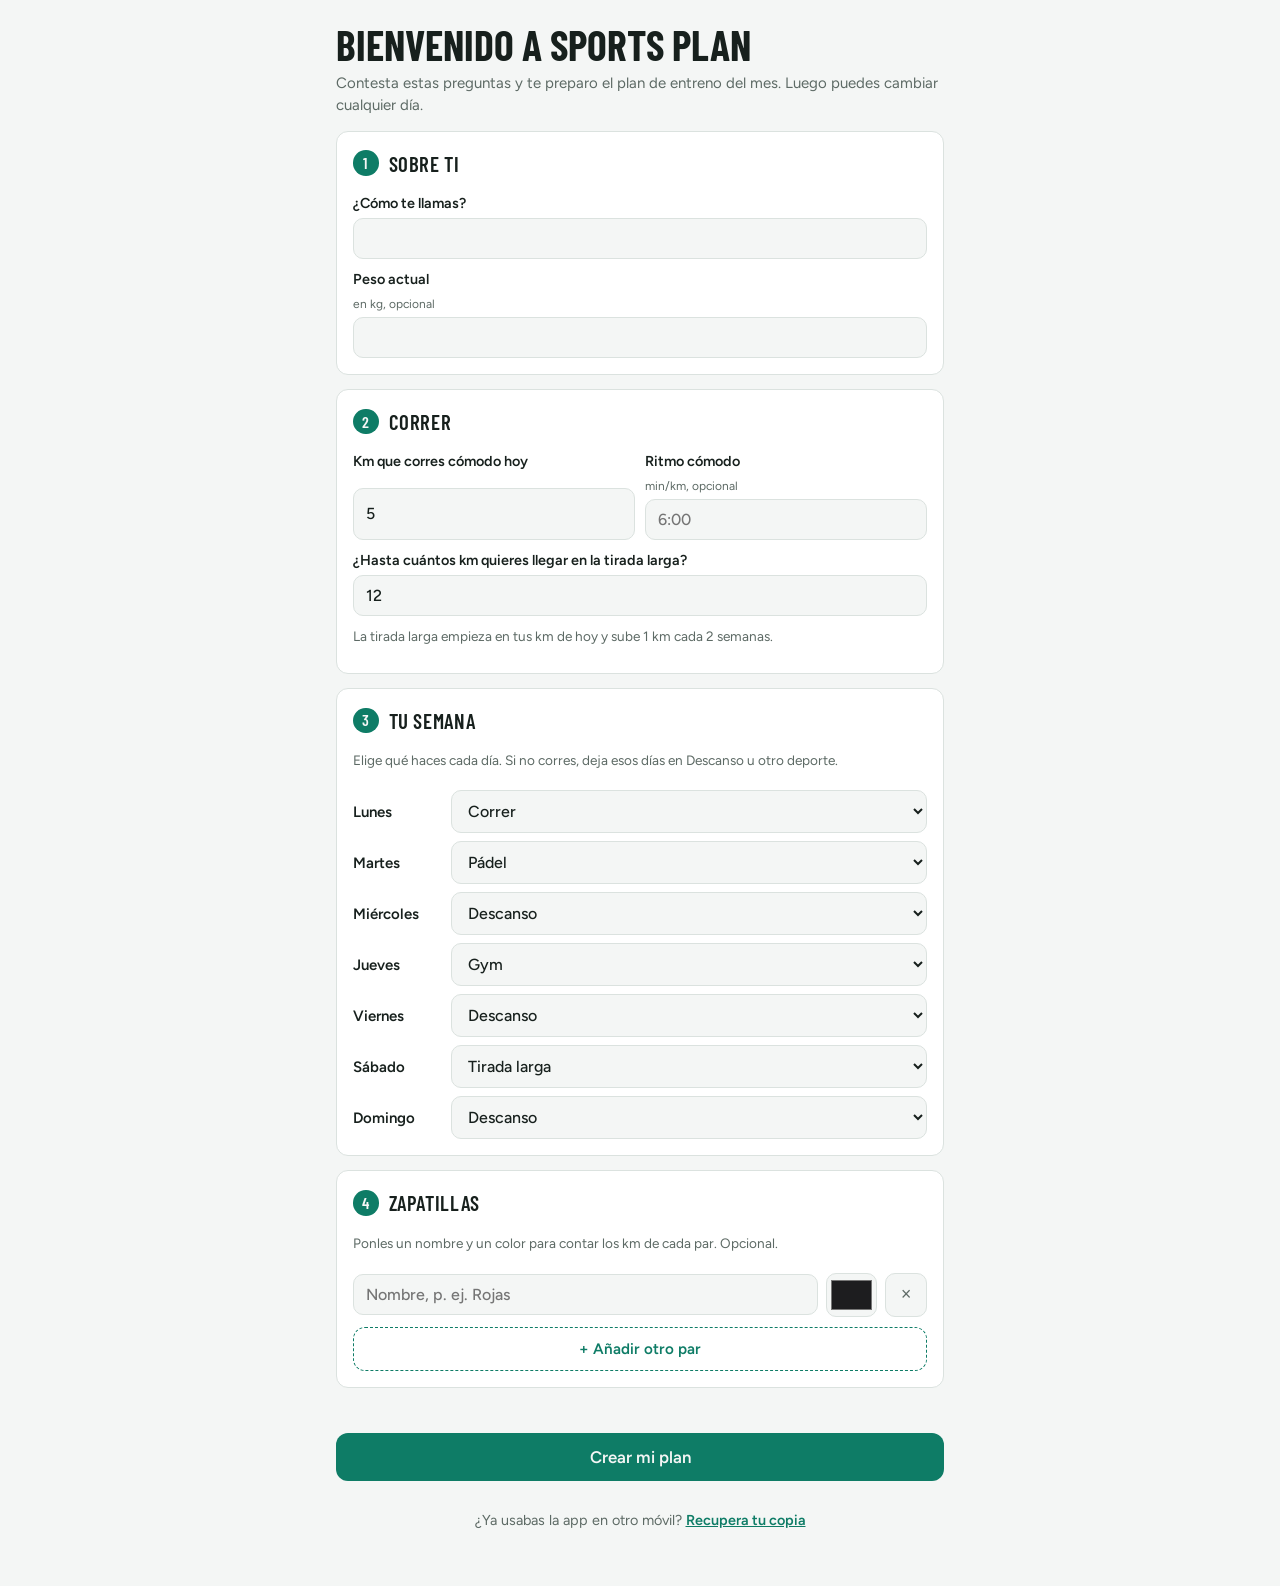
<file: bienvenida.html>
<!doctype html>
<html lang="es"><head>
<meta charset="utf-8">
<meta name="viewport" content="width=device-width,initial-scale=1,viewport-fit=cover">
<title>Sports Plan · Bienvenida</title>
<link rel="manifest" href="manifest.webmanifest">
<meta name="theme-color" content="#0e7c66">
<link rel="apple-touch-icon" href="icon-180.png">
<link rel="icon" href="icon-192.png">
<meta name="apple-mobile-web-app-capable" content="yes">
<meta name="mobile-web-app-capable" content="yes">
<meta name="apple-mobile-web-app-title" content="Sports Plan">
<style>:root{color-scheme:light;box-sizing:border-box;padding-top:env(safe-area-inset-top,0px);padding-bottom:env(safe-area-inset-bottom,0px)}html{scroll-padding-top:env(safe-area-inset-top,0px)}body{margin:0;padding:0;font:14px -apple-system,BlinkMacSystemFont,sans-serif;background:#fff;color:#000}img{max-width:100%}[hidden]:not([hidden=until-found i]){display:none!important}</style>
</head><body>
<link rel="preconnect" href="https://fonts.googleapis.com">
<link rel="stylesheet" href="https://fonts.googleapis.com/css2?family=Barlow+Condensed:wght@600;700&family=Figtree:wght@400;500;600&display=swap">
<style>
:root{--bg:#f4f6f5;--panel:#fff;--fg:#17201d;--muted:#5d6a65;--line:#dbe2df;--accent:#0e7c66;--accent-soft:#d6efe8;--bad:#c8382b}
@media (prefers-color-scheme: dark){:root:not([data-theme="light"]){--bg:#0f1513;--panel:#18201d;--fg:#e7eeeb;--muted:#95a39e;--line:#2a3531;--accent:#3cc3a2;--accent-soft:#163a31;--bad:#ff6b5e;color-scheme:dark}}
:root[data-theme="dark"]{--bg:#0f1513;--panel:#18201d;--fg:#e7eeeb;--muted:#95a39e;--line:#2a3531;--accent:#3cc3a2;--accent-soft:#163a31;--bad:#ff6b5e;color-scheme:dark}
*{box-sizing:border-box}
body{background:var(--bg);color:var(--fg);font:15px/1.5 "Figtree",system-ui,-apple-system,sans-serif}
.wrap{max-width:40rem;margin:0 auto;padding:24px max(16px,env(safe-area-inset-left,0px)) 40px;display:grid;gap:14px}
h1{font-family:"Barlow Condensed","Arial Narrow",sans-serif;font-weight:700;font-size:2.6rem;line-height:1;margin:0;text-transform:uppercase}
h2{font-family:"Barlow Condensed","Arial Narrow",sans-serif;font-weight:600;font-size:1.3rem;margin:0 0 4px;text-transform:uppercase;letter-spacing:.03em;display:flex;gap:10px;align-items:center}
h2 .n{display:inline-grid;place-items:center;width:1.6rem;height:1.6rem;border-radius:50%;background:var(--accent);color:var(--bg);font-size:1rem}
.sub{color:var(--muted);margin:6px 0 0}
.hint{color:var(--muted);font-size:.85rem;margin:0 0 10px}
.panel{background:var(--panel);border:1px solid var(--line);border-radius:12px;padding:16px;display:grid;gap:10px}
label.f{display:grid;gap:4px;font-weight:600;font-size:.9rem}
label.f small{font-weight:400;color:var(--muted)}
input,select{font:500 1rem "Figtree",system-ui,sans-serif;padding:10px 12px;border-radius:10px;border:1px solid var(--line);background:var(--bg);color:var(--fg);width:100%;min-width:0}
input:focus-visible,select:focus-visible,button:focus-visible,a:focus-visible{outline:2px solid var(--accent);outline-offset:2px}
.two{display:grid;grid-template-columns:1fr 1fr;gap:10px}
.week{display:grid;gap:8px}
.wd{display:grid;grid-template-columns:5.5rem 1fr;gap:10px;align-items:center}
.wd span{font-weight:600}
.shoe{display:grid;grid-template-columns:1fr 3.2rem 2.6rem;gap:8px;align-items:center}
.shoe input[type=color]{padding:2px;height:44px;cursor:pointer}
.x{height:44px;border-radius:10px;border:1px solid var(--line);background:var(--bg);color:var(--muted);font-size:1.1rem;cursor:pointer}
.btn{display:inline-flex;align-items:center;justify-content:center;border:0;border-radius:12px;padding:14px 20px;font:600 1.05rem "Figtree",system-ui,sans-serif;cursor:pointer;background:var(--accent);color:var(--bg);min-height:48px;width:100%}
.btn.ghost{background:transparent;color:var(--accent);border:1.5px dashed var(--accent);font-size:.95rem;padding:10px;min-height:44px}
.err{color:var(--bad);font-size:.9rem;min-height:1.2em;margin:0}
.restore{text-align:center;font-size:.9rem;color:var(--muted)}
.restore a{color:var(--accent);font-weight:600}
</style>
<form class="wrap" id="f" novalidate>
  <header>
    <h1>Bienvenido a Sports Plan</h1>
    <p class="sub">Contesta estas preguntas y te preparo el plan de entreno del mes. Luego puedes cambiar cualquier día.</p>
  </header>

  <section class="panel">
    <h2><span class="n">1</span>Sobre ti</h2>
    <label class="f">¿Cómo te llamas?<input id="nombre" type="text" maxlength="20" autocomplete="given-name" required></label>
    <label class="f">Peso actual <small>en kg, opcional</small><input id="peso" type="number" inputmode="decimal" min="30" max="250" step="0.1"></label>
  </section>

  <section class="panel">
    <h2><span class="n">2</span>Correr</h2>
    <div class="two">
      <label class="f">Km que corres cómodo hoy<input id="km" type="number" inputmode="numeric" min="1" max="42" step="1" value="5"></label>
      <label class="f">Ritmo cómodo <small>min/km, opcional</small><input id="ritmo" type="text" inputmode="numeric" placeholder="6:00" maxlength="5" pattern="\d{1,2}:\d{2}"></label>
    </div>
    <label class="f">¿Hasta cuántos km quieres llegar en la tirada larga?<input id="largo" type="number" inputmode="numeric" min="1" max="42" step="1" value="12"></label>
    <p class="hint">La tirada larga empieza en tus km de hoy y sube 1 km cada 2 semanas.</p>
  </section>

  <section class="panel">
    <h2><span class="n">3</span>Tu semana</h2>
    <p class="hint">Elige qué haces cada día. Si no corres, deja esos días en Descanso u otro deporte.</p>
    <div class="week" id="week"></div>
  </section>

  <section class="panel">
    <h2><span class="n">4</span>Zapatillas</h2>
    <p class="hint">Ponles un nombre y un color para contar los km de cada par. Opcional.</p>
    <div id="shoes" style="display:grid;gap:8px"></div>
    <button class="btn ghost" type="button" id="addShoe">+ Añadir otro par</button>
  </section>

  <p class="err" id="err" role="alert"></p>
  <button class="btn" type="submit" id="go">Crear mi plan</button>
  <p class="restore">¿Ya usabas la app en otro móvil? <a href="copia.html">Recupera tu copia</a></p>
</form>
<script src="seed.js"></script>
<script src="plan.js"></script>
<script>
(function(){
  const $=id=>document.getElementById(id);
  const DIAS=[[1,'Lunes'],[2,'Martes'],[3,'Miércoles'],[4,'Jueves'],[5,'Viernes'],[6,'Sábado'],[0,'Domingo']];
  const DEF={1:'correr',2:'padel',3:'descanso',4:'gym',5:'descanso',6:'largo',0:'descanso'};
  DIAS.forEach(([n,name])=>{
    const row=document.createElement('label');row.className='wd';
    const s=document.createElement('span');s.textContent=name;
    const sel=document.createElement('select');sel.id='d'+n;sel.setAttribute('aria-label','Actividad del '+name.toLowerCase());
    Object.entries(SP.TIPOS).forEach(([k,v])=>sel.appendChild(new Option(v,k,false,DEF[n]===k)));
    row.append(s,sel);$('week').appendChild(row);
  });
  const COLORS=['#1d1d1f','#2f9e5b','#e4572e','#2b6cb0','#f2c94c','#ffffff'];let ns=0;
  function addShoe(){
    const i=ns++;const r=document.createElement('div');r.className='shoe';
    r.innerHTML='<input type="text" maxlength="20" placeholder="Nombre, p. ej. Rojas" aria-label="Nombre de las zapatillas" id="zn'+i+'"><input type="color" value="'+COLORS[i%COLORS.length]+'" aria-label="Color" id="zc'+i+'"><button type="button" class="x" aria-label="Quitar">×</button>';
    r.querySelector('.x').onclick=()=>r.remove();$('shoes').appendChild(r);
  }
  addShoe();$('addShoe').onclick=()=>{addShoe();$('shoes').lastElementChild.querySelector('input').focus()};

  const ymd=d=>d.getFullYear()+'-'+String(d.getMonth()+1).padStart(2,'0')+'-'+String(d.getDate()).padStart(2,'0');
  $('f').onsubmit=e=>{
    e.preventDefault();$('err').textContent='';
    const nombre=$('nombre').value.trim();
    if(!nombre){$('err').textContent='Escribe tu nombre.';$('nombre').focus();return}
    const ritmo=$('ritmo').value.trim();
    if(ritmo&&!/^\d{1,2}:\d{2}$/.test(ritmo)){$('err').textContent='Escribe el ritmo así: 6:00';$('ritmo').focus();return}
    const kmBase=Math.max(1,Math.round(Number($('km').value)||5)),largoMax=Math.max(kmBase,Math.round(Number($('largo').value)||kmBase));
    const peso=Number($('peso').value)||null;
    const semana={};DIAS.forEach(([n])=>semana[n]=$('d'+n).value);
    const hoy=new Date();hoy.setHours(12,0,0,0);
    const ini=new Date(hoy);const wd=ini.getDay();if(wd!==1)ini.setDate(ini.getDate()+((8-wd)%7));
    const p={nombre,peso,kmBase,ritmo:ritmo||null,largoMax,semana,inicio:ymd(ini),creado:ymd(hoy)};
    const store=Object.assign({},window.SEED||{});
    store['config/perfil']=p;
    const zapas=[...$('shoes').children].map(r=>{const n=r.querySelector('input[type=text]').value.trim();if(!n)return null;
      return{id:n.toLowerCase().normalize('NFD').replace(/[^a-z0-9]+/g,'-').replace(/^-|-$/g,'').slice(0,20)+'-'+Math.random().toString(36).slice(2,6),name:n,color:r.querySelector('input[type=color]').value,km_inicio:0}}).filter(Boolean);
    store['config/zapatillas']={lista:zapas};
    // mes actual y el siguiente
    for(let k=0;k<2;k++){
      const y=hoy.getFullYear(),m=hoy.getMonth()+k,n=new Date(y,m+1,0).getDate();
      for(let d=1;d<=n;d++){const f=ymd(new Date(y,m,d,12));store['dias/'+f]=SP.planDoc(f,p)}
    }
    if(peso)store['dias/'+ymd(hoy)].peso=peso;
    try{localStorage.setItem('jdb',JSON.stringify(store));localStorage.removeItem('tab')}catch(e){$('err').textContent='No se ha podido guardar en este móvil.';return}
    location.replace('index.html');
  };
})();
</script>
</body></html>
</file>
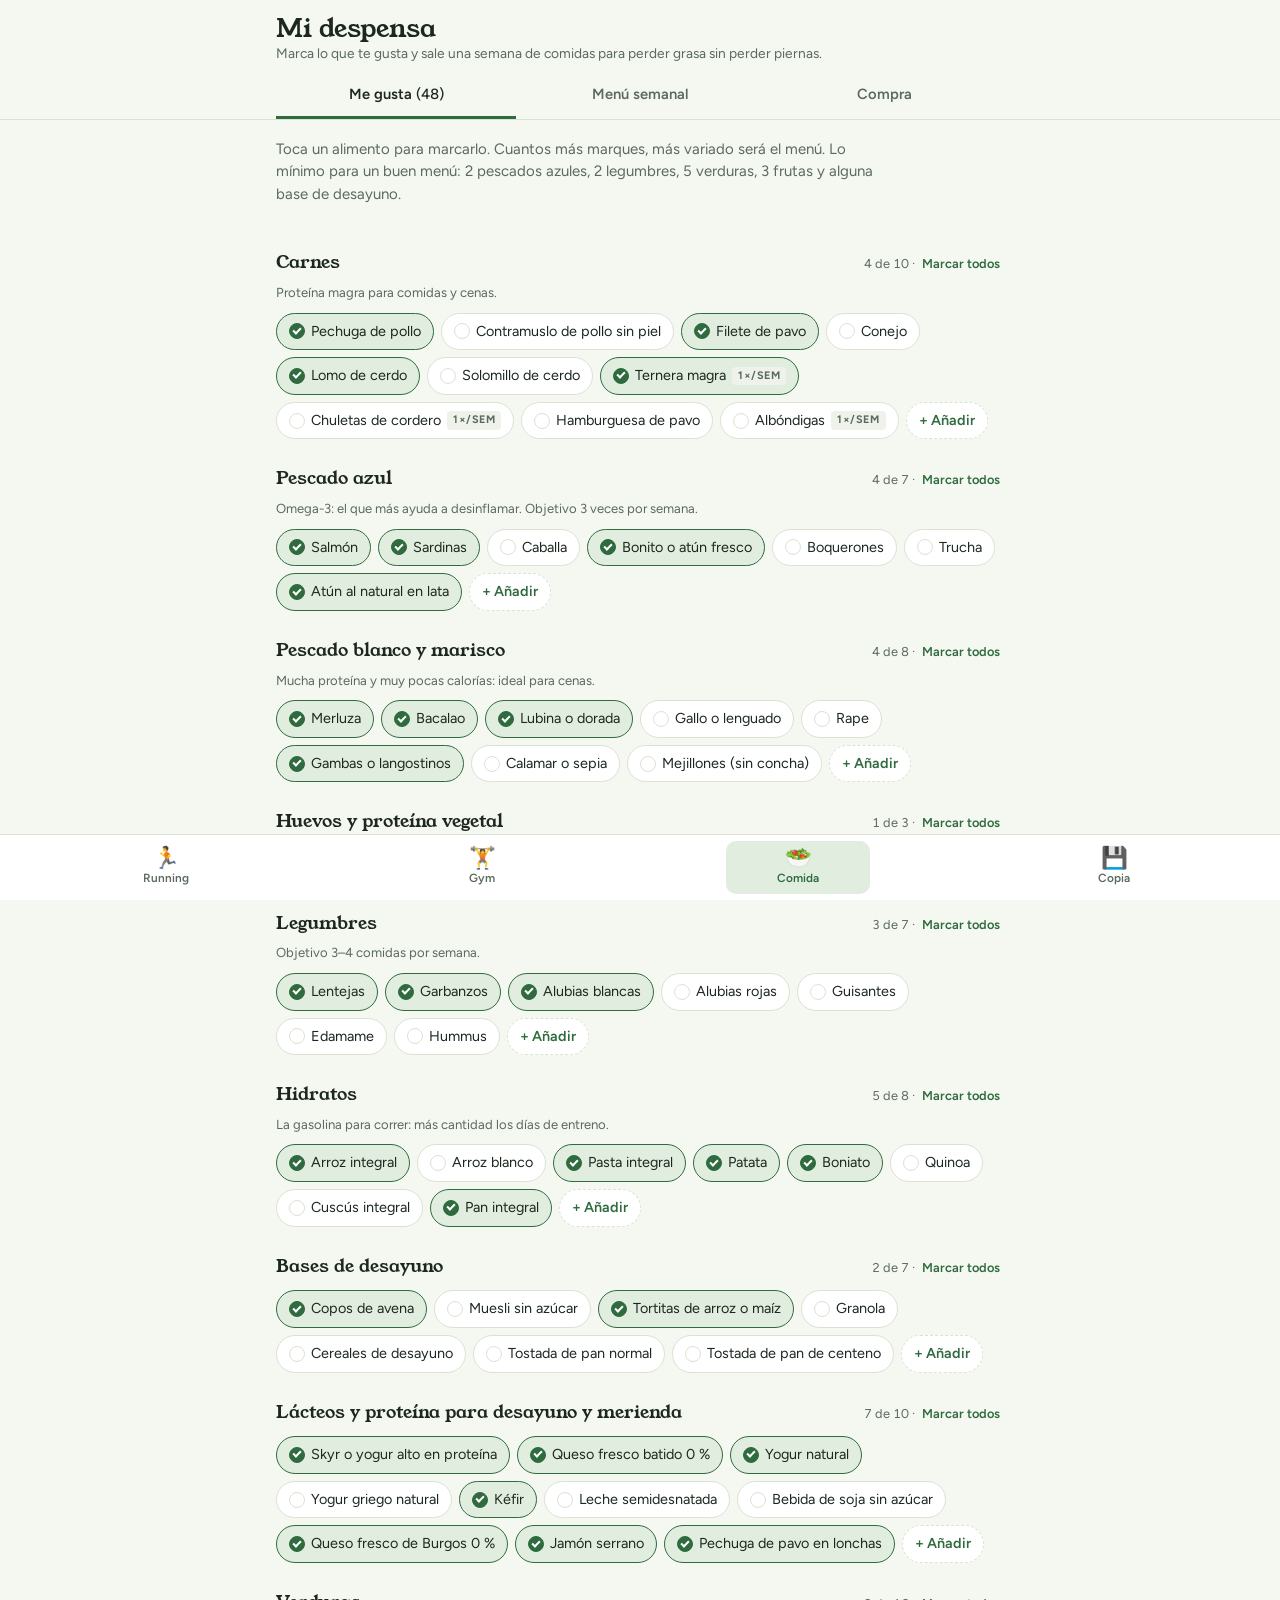
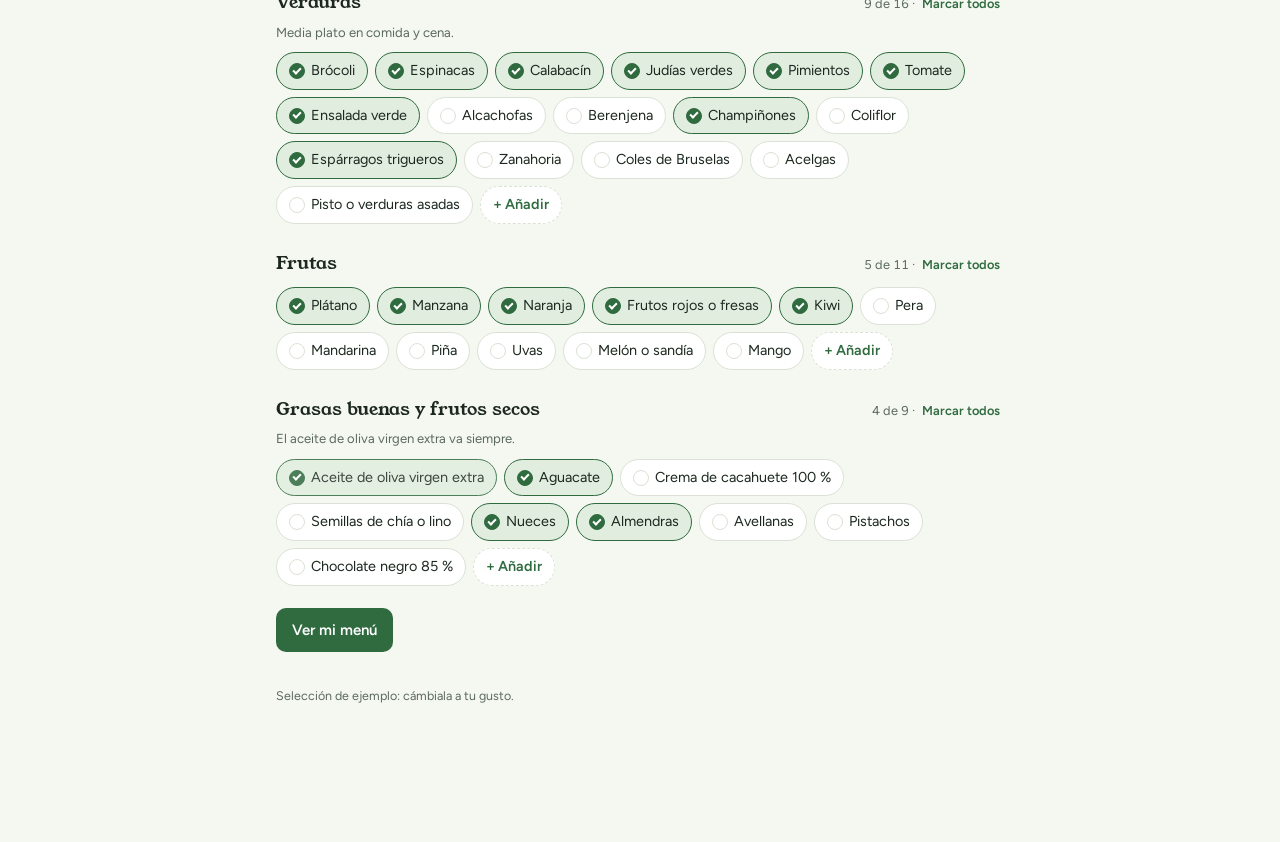
<file: comida.html>
<!doctype html>
<html lang="es"><head>
<meta charset="utf-8">
<meta name="viewport" content="width=device-width,initial-scale=1,viewport-fit=cover">
<title>Sports Plan · Comida</title>
<link rel="manifest" href="manifest.webmanifest">
<meta name="theme-color" content="#0e7c66">
<link rel="apple-touch-icon" href="icon-180.png">
<link rel="icon" href="icon-192.png">
<meta name="apple-mobile-web-app-capable" content="yes">
<meta name="mobile-web-app-capable" content="yes">
<meta name="apple-mobile-web-app-title" content="Sports Plan">
<style>:root{color-scheme:light;box-sizing:border-box;padding-top:env(safe-area-inset-top,0px);padding-bottom:env(safe-area-inset-bottom,0px)}html{scroll-padding-top:env(safe-area-inset-top,0px)}body{margin:0;padding:0;font:14px -apple-system,BlinkMacSystemFont,sans-serif;background:#fff;color:#000}img{max-width:100%}[hidden]:not([hidden=until-found i]){display:none!important}</style>
</head><body>

<link rel="preconnect" href="https://fonts.googleapis.com">
<link rel="stylesheet" href="https://fonts.googleapis.com/css2?family=Young+Serif&family=Figtree:wght@400;500;600;700&display=swap">
<style>
/* Layout: una columna tipo libreta de mercado; cabecera fija con 3 vistas (alimentos, menú, compra) */
:root{
  --bg:#f5f7f1; --surface:#ffffff; --sunk:#eef2ea; --ink:#1c281f; --muted:#5b6a5e; --line:#dbe2d5;
  --accent:#2f6b3f; --accent-ink:#ffffff; --accent-soft:#e1eedf;
  --azul:#1f5f8b; --azul-soft:#e2edf5; --leg:#8a5a2b; --leg-soft:#f3e8dc;
  --ok:#2f6b3f; --warn:#a4620f; --warn-soft:#fbefd9;
  --f-display:"Young Serif",Georgia,"Times New Roman",serif;
  --f-body:"Figtree",system-ui,-apple-system,"Segoe UI",sans-serif;
}
@media (prefers-color-scheme: dark){:root:not([data-theme="light"]){
  --bg:#111612; --surface:#18201a; --sunk:#1e2720; --ink:#e6ece3; --muted:#9aa89c; --line:#2b362d;
  --accent:#74c285; --accent-ink:#0e1a11; --accent-soft:#213325;
  --azul:#79b6df; --azul-soft:#1b2c38; --leg:#d6a06a; --leg-soft:#33271c;
  --ok:#74c285; --warn:#e8b25a; --warn-soft:#352a17; color-scheme:dark}}
:root[data-theme="dark"]{
  --bg:#111612; --surface:#18201a; --sunk:#1e2720; --ink:#e6ece3; --muted:#9aa89c; --line:#2b362d;
  --accent:#74c285; --accent-ink:#0e1a11; --accent-soft:#213325;
  --azul:#79b6df; --azul-soft:#1b2c38; --leg:#d6a06a; --leg-soft:#33271c;
  --ok:#74c285; --warn:#e8b25a; --warn-soft:#352a17; color-scheme:dark}
*{box-sizing:border-box}
[hidden]{display:none!important}
body{background:var(--bg);color:var(--ink);font-family:var(--f-body);font-size:15px;line-height:1.5}
body::before{content:"";position:fixed;inset:0 0 auto;height:env(safe-area-inset-top,0px);z-index:10;background:var(--bg)}
.wrap{max-width:760px;margin:0 auto;padding-left:max(16px,env(safe-area-inset-left,0px));padding-right:max(16px,env(safe-area-inset-right,0px));padding-block:0 48px}
header.top{position:sticky;top:env(safe-area-inset-top,0px);z-index:5;background:var(--bg);border-bottom:1px solid var(--line)}
header.top .wrap{padding-block:14px 0;display:flex;flex-direction:column;gap:10px}
h1{font-family:var(--f-display);font-weight:400;font-size:1.65rem;line-height:1.1;margin:0;text-wrap:balance}
.sub{color:var(--muted);font-size:.86rem;margin:0}
.tabs{display:flex;gap:4px}
.tabs a{flex:1;text-align:center;text-decoration:none;color:var(--muted);font-weight:600;font-size:.92rem;padding:9px 6px 11px;border-bottom:3px solid transparent}
.tabs a[aria-current="page"]{color:var(--ink);border-bottom-color:var(--accent)}
.tabs a:focus-visible,button:focus-visible,summary:focus-visible{outline:2px solid var(--accent);outline-offset:2px;border-radius:6px}
.tabs .n{font-variant-numeric:tabular-nums;font-weight:500}
main section.view{display:flex;flex-direction:column;gap:22px;padding-top:18px}
.status{font-size:.78rem;color:var(--muted);min-height:1.2em}

/* targets */
.targets{display:grid;grid-template-columns:repeat(3,1fr);gap:8px}
.t{background:var(--surface);border:1px solid var(--line);border-radius:10px;padding:10px 12px}
.t b{display:block;font-family:var(--f-display);font-weight:400;font-size:1.25rem;font-variant-numeric:tabular-nums}
.t span{font-size:.76rem;color:var(--muted);text-transform:uppercase;letter-spacing:.05em}
.targets.obj{grid-template-columns:1fr 1fr}
.targets.obj .t{display:grid;gap:4px}
.targets.obj .t:last-child{grid-column:auto}
.t input{font:400 1.3rem var(--f-display);width:100%;box-sizing:border-box;padding:6px 8px;border-radius:8px;border:1px solid var(--line);background:var(--sunk);color:var(--ink);font-variant-numeric:tabular-nums}
.t input:focus-visible{outline:2px solid var(--accent);outline-offset:2px}
.linkbtn.inl{font-size:.86rem;padding:0}
@media (max-width:440px){.targets{grid-template-columns:1fr 1fr}.targets .t:last-child{grid-column:span 2}}

/* food picker */
.intro{margin:0;color:var(--muted);max-width:62ch}
.cat{display:flex;flex-direction:column;gap:10px}
.cat-head{display:flex;align-items:baseline;justify-content:space-between;gap:10px;flex-wrap:wrap}
.cat-head h2{font-family:var(--f-display);font-weight:400;font-size:1.15rem;margin:0}
.cat-head .why{font-size:.82rem;color:var(--muted);flex-basis:100%;margin-top:-4px}
.cat-head .cnt{font-size:.8rem;color:var(--muted);font-variant-numeric:tabular-nums}
.linkbtn{background:none;border:0;color:var(--accent);font:inherit;font-size:.8rem;font-weight:600;cursor:pointer;padding:2px 4px}
.chips{display:flex;flex-wrap:wrap;gap:7px}
.chip{display:inline-flex;align-items:center;gap:6px;border:1px solid var(--line);background:var(--surface);color:var(--ink);border-radius:999px;padding:7px 12px;font:inherit;font-size:.9rem;cursor:pointer;transition:background .15s,border-color .15s}
.chip .tick{width:16px;height:16px;border-radius:50%;border:1.5px solid var(--line);display:grid;place-items:center;flex:none}
.chip[aria-pressed="true"]{background:var(--accent-soft);border-color:var(--accent)}
.chip[aria-pressed="true"] .tick{background:var(--accent);border-color:var(--accent)}
.chip[aria-pressed="true"] .tick::after{content:"";width:6px;height:3px;border:solid var(--accent-ink);border-width:0 0 2px 2px;transform:rotate(-45deg) translate(1px,-1px)}
.chip[disabled]{cursor:default;opacity:.85}
.tag.pend{background:var(--warn-soft);color:var(--warn)}
.chip.add{border-style:dashed;color:var(--accent);font-weight:600}
.addform{display:flex;gap:8px;flex-wrap:wrap;align-items:center}
.addform input{flex:1;min-width:10rem;font:inherit;padding:9px 12px;border-radius:10px;border:1px solid var(--line);background:var(--surface);color:var(--ink)}
.addform input:focus-visible{outline:2px solid var(--accent);outline-offset:2px}
.addform .btn{padding:9px 14px}
.mine{display:flex;flex-wrap:wrap;gap:6px;font-size:.8rem;color:var(--muted);align-items:center}
.mine button{background:none;border:1px solid var(--line);border-radius:999px;padding:3px 10px;font:inherit;font-size:.8rem;color:var(--muted);cursor:pointer}
.tag{font-size:.68rem;font-weight:700;text-transform:uppercase;letter-spacing:.05em;padding:1px 6px;border-radius:4px}
.tag.azul{background:var(--azul-soft);color:var(--azul)}
.tag.leg{background:var(--leg-soft);color:var(--leg)}
.tag.lim{background:var(--sunk);color:var(--muted)}

.warns{display:flex;flex-direction:column;gap:6px;margin:0;padding:0;list-style:none}
.warns li{background:var(--warn-soft);color:var(--ink);border-left:3px solid var(--warn);padding:8px 12px;border-radius:0 8px 8px 0;font-size:.88rem}
.cta{display:flex;gap:10px;flex-wrap:wrap}
.btn{border:0;border-radius:10px;padding:11px 16px;font:inherit;font-weight:600;cursor:pointer;background:var(--accent);color:var(--accent-ink)}
.btn.ghost{background:transparent;color:var(--accent);border:1.5px solid var(--accent)}

/* menu */
.day{background:var(--surface);border:1px solid var(--line);border-radius:12px;overflow:hidden}
.day-head{display:flex;align-items:center;gap:10px;flex-wrap:wrap;padding:12px 14px;border-bottom:1px solid var(--line)}
.day-head h3{font-family:var(--f-display);font-weight:400;font-size:1.15rem;margin:0}
.pill{font-size:.75rem;font-weight:700;padding:3px 9px;border-radius:999px}
.pill.alto{background:var(--accent);color:var(--accent-ink)}
.pill.medio{background:var(--accent-soft);color:var(--accent)}
.pill.bajo{background:var(--sunk);color:var(--muted)}
.day-head .tot{margin-left:auto;font-size:.82rem;color:var(--muted);font-variant-numeric:tabular-nums;text-align:right}
.day-head .tot b{color:var(--ink);font-weight:600}
.meal{display:grid;grid-template-columns:86px 1fr auto;gap:10px;padding:10px 14px;border-bottom:1px dashed var(--line);align-items:start}
.meal:last-of-type{border-bottom:0}
.meal .mk{font-size:.74rem;font-weight:700;text-transform:uppercase;letter-spacing:.06em;color:var(--muted);padding-top:2px}
.meal .mi{min-width:0}
.meal .mi .main{font-weight:600}
.meal .mi .rest{color:var(--muted);font-size:.9rem}
.meal .mi .k{font-size:.76rem;color:var(--muted);font-variant-numeric:tabular-nums}
.reroll{background:var(--sunk);border:0;border-radius:8px;width:34px;height:34px;display:grid;place-items:center;cursor:pointer;color:var(--accent)}
.reroll svg{width:17px;height:17px}
.day .tip{padding:9px 14px;background:var(--sunk);font-size:.82rem;color:var(--muted)}
@media (max-width:440px){.meal{grid-template-columns:1fr auto}.meal .mk{grid-column:1 / -1;padding:0}}

details.why{background:var(--surface);border:1px solid var(--line);border-radius:12px;padding:12px 14px}
details.why summary{cursor:pointer;font-weight:600}
details.why ul{margin:10px 0 0;padding-left:18px;display:flex;flex-direction:column;gap:6px;color:var(--muted);font-size:.9rem}

/* compra */
.shop{display:flex;flex-direction:column;gap:18px}
.shop h2{font-family:var(--f-display);font-weight:400;font-size:1.1rem;margin:0 0 6px}
.shop ul{list-style:none;margin:0;padding:0;background:var(--surface);border:1px solid var(--line);border-radius:12px}
.shop li{display:flex;align-items:center;gap:10px;padding:9px 14px;border-bottom:1px solid var(--line)}
.shop li:last-child{border-bottom:0}
.shop li label{flex:1;display:flex;gap:10px;align-items:center;cursor:pointer;min-width:0}
.shop li input{width:18px;height:18px;accent-color:var(--accent);flex:none}
.shop li .q{font-variant-numeric:tabular-nums;color:var(--muted);font-size:.88rem;white-space:nowrap}
.shop li.done label span{text-decoration:line-through;color:var(--muted)}
.empty{color:var(--muted);background:var(--surface);border:1px dashed var(--line);border-radius:12px;padding:18px;text-align:center}
@media (prefers-reduced-motion:reduce){*{transition:none!important}}
</style>

<header class="top">
  <div class="wrap">
    <div>
      <h1 id="dtitle">Mi despensa</h1>
      <script>try{const p=(JSON.parse(localStorage.getItem('jdb'))||{})['config/perfil'];if(p&&p.nombre)document.getElementById('dtitle').textContent='Despensa de '+p.nombre}catch(e){}</script>
      <p class="sub">Marca lo que te gusta y sale una semana de comidas para perder grasa sin perder piernas.</p>
    </div>
    <nav class="tabs" aria-label="Secciones">
      <a href="#alimentos" data-v="alimentos">Me gusta <span class="n" id="nLiked"></span></a>
      <a href="#menu" data-v="menu">Menú semanal</a>
      <a href="#compra" data-v="compra">Compra</a>
    </nav>
  </div>
</header>

<main class="wrap">
  <section class="view" id="v-alimentos">
    <p class="intro">Toca un alimento para marcarlo. Cuantos más marques, más variado será el menú. Lo mínimo para un buen menú: 2 pescados azules, 2 legumbres, 5 verduras, 3 frutas y alguna base de desayuno.</p>
    <ul class="warns" id="warns1"></ul>
    <div id="cats" style="display:flex;flex-direction:column;gap:26px"></div>
    <div class="cta"><a class="btn" href="#menu" style="text-decoration:none">Ver mi menú</a></div>
    <p class="status" id="status1"></p>
  </section>

  <section class="view" id="v-menu" hidden>
    <div class="targets obj">
      <label class="t"><span>Calorías al día</span><input id="oKcal" type="number" inputmode="numeric" min="1200" max="4500" step="50"></label>
      <label class="t"><span>Proteína al día (g)</span><input id="oProt" type="number" inputmode="numeric" min="40" max="300" step="5"></label>
    </div>
    <p class="sub" id="oHint" style="margin-top:-12px"></p>
    <ul class="warns" id="warns2"></ul>
    <div class="cta">
      <button class="btn" id="regen" type="button">Generar otra semana</button>
      <a class="btn ghost" href="#compra" style="text-decoration:none">Lista de la compra</a>
    </div>
    <div id="days" style="display:flex;flex-direction:column;gap:14px"></div>
    <details class="why">
      <summary>Por qué el menú está montado así</summary>
      <ul>
        <li>Déficit suave (unas 400 kcal) para bajar 0,3–0,5 kg por semana sin perder fuerza ni ritmo.</li>
        <li>Proteína en todas las comidas para proteger el músculo. Por defecto se calcula a 1,6 g por kg de peso.</li>
        <li>Todos los días van a las mismas calorías y proteína que pongas arriba. Las cantidades de cada plato se ajustan solas para llegar.</li>
        <li>Pescado azul 3 veces por semana y legumbres 3–4 veces: omega-3 y fibra con efecto antiinflamatorio, que ayuda a la espalda.</li>
        <li>Carne roja como mucho 1 vez por semana. Aceite de oliva virgen extra como grasa principal.</li>
        <li>Las cantidades son en crudo y orientativas. Si tienes hambre real o el peso baja más de 0,7 kg por semana, sube un poco el hidrato.</li>
      </ul>
    </details>
    <p class="status" id="status2"></p>
  </section>

  <section class="view" id="v-compra" hidden>
    <p class="intro">Cantidades para la semana del menú actual, en crudo. Ve tachando lo que ya tienes o has comprado.</p>
    <div class="shop" id="shop"></div>
    <div class="cta"><button class="btn ghost" id="clearShop" type="button">Desmarcar todo</button></div>
  </section>
</main>

<script>
(function(){
// ---------- Datos: ración base (g en crudo), kcal y proteína por ración ----------
// r: roles. main=plato principal, azul/blanco/otros=grupo, leg=legumbre plato, comp=complemento proteico,
// hid=hidrato, ver=verdura, fru=fruta, desB=base desayuno, desSal/desDul=proteína desayuno, desX=extra desayuno,
// merP=proteína merienda, fs=frutos secos. cf=factor como complemento/desayuno.
const F=[
 // carnes
 {id:'pollo',n:'Pechuga de pollo',c:'carne',g:150,u:'g',k:165,p:33,r:'main otros comp',cf:.67},
 {id:'contramuslo',n:'Contramuslo de pollo sin piel',c:'carne',g:150,u:'g',k:180,p:28,r:'main otros'},
 {id:'pavo',n:'Filete de pavo',c:'carne',g:150,u:'g',k:160,p:33,r:'main otros comp',cf:.67},
 {id:'conejo',n:'Conejo',c:'carne',g:150,u:'g',k:200,p:31,r:'main otros'},
 {id:'lomo',n:'Lomo de cerdo',c:'carne',g:150,u:'g',k:210,p:32,r:'main otros',t:'cerdo'},
 {id:'solomillo',n:'Solomillo de cerdo',c:'carne',g:150,u:'g',k:180,p:32,r:'main otros',t:'cerdo'},
 {id:'ternera',n:'Ternera magra',c:'carne',g:150,u:'g',k:200,p:32,r:'main otros',t:'roja'},
 {id:'cordero',n:'Chuletas de cordero',c:'carne',g:150,u:'g',k:280,p:26,r:'main otros',t:'roja'},
 {id:'hambpavo',n:'Hamburguesa de pavo',c:'carne',g:150,u:'g',k:190,p:27,r:'main otros'},
 {id:'albondigas',n:'Albóndigas',c:'carne',g:150,u:'g',k:300,p:24,r:'main otros',t:'roja'},
 // pescado azul
 {id:'salmon',n:'Salmón',c:'azul',g:130,u:'g',k:270,p:27,r:'main azul'},
 {id:'sardinas',n:'Sardinas',c:'azul',g:150,u:'g',k:210,p:30,r:'main azul'},
 {id:'caballa',n:'Caballa',c:'azul',g:130,u:'g',k:250,p:25,r:'main azul'},
 {id:'bonito',n:'Bonito o atún fresco',c:'azul',g:150,u:'g',k:200,p:35,r:'main azul'},
 {id:'boquerones',n:'Boquerones',c:'azul',g:150,u:'g',k:190,p:30,r:'main azul'},
 {id:'trucha',n:'Trucha',c:'azul',g:150,u:'g',k:210,p:31,r:'main azul'},
 {id:'atunlata',n:'Atún al natural en lata',c:'azul',g:2,u:'lata',k:125,p:28,r:'main azul comp',cf:1},
 // pescado blanco y marisco
 {id:'merluza',n:'Merluza',c:'blanco',g:180,u:'g',k:150,p:30,r:'main blanco'},
 {id:'bacalao',n:'Bacalao',c:'blanco',g:180,u:'g',k:145,p:32,r:'main blanco'},
 {id:'lubina',n:'Lubina o dorada',c:'blanco',g:180,u:'g',k:180,p:34,r:'main blanco'},
 {id:'gallo',n:'Gallo o lenguado',c:'blanco',g:180,u:'g',k:150,p:30,r:'main blanco'},
 {id:'rape',n:'Rape',c:'blanco',g:180,u:'g',k:140,p:30,r:'main blanco'},
 {id:'gambas',n:'Gambas o langostinos',c:'blanco',g:150,u:'g',k:140,p:30,r:'main blanco'},
 {id:'calamar',n:'Calamar o sepia',c:'blanco',g:180,u:'g',k:150,p:28,r:'main blanco'},
 {id:'mejillones',n:'Mejillones (sin concha)',c:'blanco',g:150,u:'g',k:150,p:22,r:'main blanco'},
 // huevos y vegetal
 {id:'huevos',n:'Huevos',c:'huevo',g:3,u:'ud',k:210,p:19,r:'main otros comp desSal',cf:.67,t:'huevo'},
 {id:'tofu',n:'Tofu firme',c:'huevo',g:200,u:'g',k:250,p:26,r:'main otros'},
 {id:'tempeh',n:'Tempeh',c:'huevo',g:150,u:'g',k:290,p:28,r:'main otros'},
 // legumbres
 {id:'lentejas',n:'Lentejas',c:'leg',g:80,u:'g',k:280,p:19,r:'leg'},
 {id:'garbanzos',n:'Garbanzos',c:'leg',g:80,u:'g',k:290,p:15,r:'leg'},
 {id:'alubias',n:'Alubias blancas',c:'leg',g:80,u:'g',k:270,p:18,r:'leg'},
 {id:'alubiasr',n:'Alubias rojas',c:'leg',g:80,u:'g',k:270,p:18,r:'leg'},
 {id:'guisantes',n:'Guisantes',c:'leg',g:250,u:'g',k:200,p:13,r:'leg'},
 {id:'edamame',n:'Edamame',c:'leg',g:150,u:'g',k:180,p:17,r:'leg'},
 {id:'hummus',n:'Hummus',c:'leg',g:60,u:'g',k:160,p:5,r:'merP',sal:1},
 // hidratos
 {id:'arrozi',n:'Arroz integral',c:'hid',g:80,u:'g',k:280,p:6,r:'hid'},
 {id:'arroz',n:'Arroz blanco',c:'hid',g:80,u:'g',k:280,p:5,r:'hid'},
 {id:'pasta',n:'Pasta integral',c:'hid',g:80,u:'g',k:280,p:10,r:'hid'},
 {id:'patata',n:'Patata',c:'hid',g:300,u:'g',k:230,p:6,r:'hid'},
 {id:'boniato',n:'Boniato',c:'hid',g:250,u:'g',k:215,p:4,r:'hid'},
 {id:'quinoa',n:'Quinoa',c:'hid',g:70,u:'g',k:255,p:10,r:'hid'},
 {id:'cuscus',n:'Cuscús integral',c:'hid',g:70,u:'g',k:250,p:9,r:'hid'},
 {id:'pan',n:'Pan integral',c:'hid',g:80,u:'g',k:200,p:8,r:'hid desB',cf:.75,sal:1},
 // desayuno bases
 {id:'avena',n:'Copos de avena',c:'des',g:50,u:'g',k:190,p:7,r:'desB'},
 {id:'muesli',n:'Muesli sin azúcar',c:'des',g:50,u:'g',k:180,p:5,r:'desB'},
 {id:'tortitas',n:'Tortitas de arroz o maíz',c:'des',g:4,u:'ud',k:115,p:2,r:'desB',sal:1},
 {id:'granola',n:'Granola',c:'des',g:40,u:'g',k:180,p:4,r:'desB'},
 {id:'cereales',n:'Cereales de desayuno',c:'des',g:40,u:'g',k:150,p:3,r:'desB'},
 {id:'panblanco',n:'Tostada de pan normal',c:'des',g:60,u:'g',k:160,p:5,r:'desB',sal:1},
 {id:'pancenteno',n:'Tostada de pan de centeno',c:'des',g:60,u:'g',k:150,p:5,r:'desB',sal:1},
 // lácteos y proteína para desayuno/merienda
 {id:'skyr',n:'Skyr o yogur alto en proteína',c:'lac',g:250,u:'g',k:150,p:25,r:'desDul merP'},
 {id:'batido',n:'Queso fresco batido 0 %',c:'lac',g:250,u:'g',k:120,p:20,r:'desDul merP'},
 {id:'yogur',n:'Yogur natural',c:'lac',g:2,u:'ud',k:120,p:8,r:'desDul merP'},
 {id:'griego',n:'Yogur griego natural',c:'lac',g:1,u:'ud',k:140,p:7,r:'merP'},
 {id:'kefir',n:'Kéfir',c:'lac',g:250,u:'ml',k:150,p:9,r:'desDul merP'},
 {id:'leche',n:'Leche semidesnatada',c:'lac',g:250,u:'ml',k:115,p:8,r:'desDul'},
 {id:'soja',n:'Bebida de soja sin azúcar',c:'lac',g:250,u:'ml',k:90,p:8,r:'desDul'},
 {id:'burgos',n:'Queso fresco de Burgos 0 %',c:'lac',g:100,u:'g',k:75,p:12,r:'desSal merP',sal:1},
 {id:'jamon',n:'Jamón serrano',c:'lac',g:40,u:'g',k:100,p:12,r:'desSal merP',sal:1},
 {id:'pavolonchas',n:'Pechuga de pavo en lonchas',c:'lac',g:60,u:'g',k:60,p:12,r:'desSal merP',sal:1},
 // verduras (ración 200 g)
 {id:'brocoli',n:'Brócoli',c:'ver',g:200,u:'g',k:70,p:5,r:'ver'},
 {id:'espinacas',n:'Espinacas',c:'ver',g:200,u:'g',k:45,p:5,r:'ver'},
 {id:'calabacin',n:'Calabacín',c:'ver',g:200,u:'g',k:35,p:3,r:'ver'},
 {id:'judias',n:'Judías verdes',c:'ver',g:200,u:'g',k:60,p:4,r:'ver'},
 {id:'pimientos',n:'Pimientos',c:'ver',g:200,u:'g',k:50,p:2,r:'ver'},
 {id:'tomate',n:'Tomate',c:'ver',g:200,u:'g',k:40,p:2,r:'ver'},
 {id:'ensalada',n:'Ensalada verde',c:'ver',g:150,u:'g',k:30,p:2,r:'ver'},
 {id:'alcachofas',n:'Alcachofas',c:'ver',g:200,u:'g',k:90,p:5,r:'ver'},
 {id:'berenjena',n:'Berenjena',c:'ver',g:200,u:'g',k:50,p:2,r:'ver'},
 {id:'champi',n:'Champiñones',c:'ver',g:200,u:'g',k:45,p:6,r:'ver'},
 {id:'coliflor',n:'Coliflor',c:'ver',g:200,u:'g',k:50,p:4,r:'ver'},
 {id:'esparragos',n:'Espárragos trigueros',c:'ver',g:200,u:'g',k:40,p:4,r:'ver'},
 {id:'zanahoria',n:'Zanahoria',c:'ver',g:200,u:'g',k:80,p:2,r:'ver'},
 {id:'coles',n:'Coles de Bruselas',c:'ver',g:200,u:'g',k:85,p:7,r:'ver'},
 {id:'acelgas',n:'Acelgas',c:'ver',g:200,u:'g',k:40,p:4,r:'ver'},
 {id:'pisto',n:'Pisto o verduras asadas',c:'ver',g:200,u:'g',k:90,p:3,r:'ver'},
 // frutas
 {id:'platano',n:'Plátano',c:'fru',g:1,u:'ud',k:105,p:1,r:'fru'},
 {id:'manzana',n:'Manzana',c:'fru',g:1,u:'ud',k:95,p:0,r:'fru'},
 {id:'naranja',n:'Naranja',c:'fru',g:1,u:'ud',k:90,p:2,r:'fru'},
 {id:'rojos',n:'Frutos rojos o fresas',c:'fru',g:150,u:'g',k:60,p:1,r:'fru'},
 {id:'kiwi',n:'Kiwi',c:'fru',g:2,u:'ud',k:90,p:2,r:'fru'},
 {id:'pera',n:'Pera',c:'fru',g:1,u:'ud',k:100,p:1,r:'fru'},
 {id:'mandarina',n:'Mandarina',c:'fru',g:2,u:'ud',k:75,p:1,r:'fru'},
 {id:'pina',n:'Piña',c:'fru',g:200,u:'g',k:100,p:1,r:'fru'},
 {id:'uvas',n:'Uvas',c:'fru',g:150,u:'g',k:100,p:1,r:'fru'},
 {id:'melon',n:'Melón o sandía',c:'fru',g:300,u:'g',k:100,p:2,r:'fru'},
 {id:'mango',n:'Mango',c:'fru',g:150,u:'g',k:90,p:1,r:'fru'},
 // grasas y frutos secos
 {id:'aove',n:'Aceite de oliva virgen extra',c:'gra',g:1,u:'cda',k:90,p:0,r:'',fixed:1},
 {id:'aguacate',n:'Aguacate',c:'gra',g:70,u:'g',k:115,p:1,r:'desX'},
 {id:'cacahuete',n:'Crema de cacahuete 100 %',c:'gra',g:15,u:'g',k:90,p:4,r:'desX'},
 {id:'semillas',n:'Semillas de chía o lino',c:'gra',g:10,u:'g',k:50,p:2,r:'desX'},
 {id:'nueces',n:'Nueces',c:'gra',g:25,u:'g',k:165,p:4,r:'fs'},
 {id:'almendras',n:'Almendras',c:'gra',g:25,u:'g',k:150,p:5,r:'fs'},
 {id:'avellanas',n:'Avellanas',c:'gra',g:25,u:'g',k:160,p:4,r:'fs'},
 {id:'pistachos',n:'Pistachos',c:'gra',g:25,u:'g',k:145,p:5,r:'fs'},
 {id:'chocolate',n:'Chocolate negro 85 %',c:'gra',g:20,u:'g',k:120,p:2,r:'fs'},
];
// ---------- Alimentos añadidos por Jorge (pendientes de revisar) ----------
const TPL={carne:'pollo',azul:'salmon',blanco:'merluza',huevo:'tofu',leg:'lentejas',hid:'arroz',des:'avena',lac:'yogur',ver:'brocoli',fru:'manzana',gra:'nueces'};
function loadExtra(){try{const a=JSON.parse(localStorage.getItem('dj-extra'));return Array.isArray(a)?a.filter(x=>x&&x.id&&x.n&&TPL[x.c]):[]}catch(e){return[]}}
function makeExtra(n,c,id){const t=F.find(f=>f.id===TPL[c]);return{id,n,c,g:t.g,u:t.u,k:t.k,p:t.p,r:t.r,custom:1}}
let EXTRA=loadExtra();
EXTRA.forEach(x=>F.push(makeExtra(x.n,x.c,x.id)));
const BY={};F.forEach(f=>{BY[f.id]=f;f.R=new Set(f.r.split(' ').filter(Boolean))});
const CATS=[
 ['carne','Carnes','Proteína magra para comidas y cenas.'],
 ['azul','Pescado azul','Omega-3: el que más ayuda a desinflamar. Objetivo 3 veces por semana.'],
 ['blanco','Pescado blanco y marisco','Mucha proteína y muy pocas calorías: ideal para cenas.'],
 ['huevo','Huevos y proteína vegetal',''],
 ['leg','Legumbres','Objetivo 3–4 comidas por semana.'],
 ['hid','Hidratos','La gasolina para correr: más cantidad los días de entreno.'],
 ['des','Bases de desayuno',''],
 ['lac','Lácteos y proteína para desayuno y merienda',''],
 ['ver','Verduras','Media plato en comida y cena.'],
 ['fru','Frutas',''],
 ['gra','Grasas buenas y frutos secos','El aceite de oliva virgen extra va siempre.'],
];
const DEFAULT=['pollo','pavo','lomo','ternera','salmon','sardinas','bonito','atunlata','merluza','bacalao','lubina','gambas','huevos','lentejas','garbanzos','alubias','arrozi','pasta','patata','boniato','pan','avena','tortitas','skyr','batido','yogur','kefir','burgos','pavolonchas','jamon','brocoli','espinacas','calabacin','judias','pimientos','tomate','ensalada','champi','esparragos','platano','manzana','naranja','rojos','kiwi','aove','aguacate','nueces','almendras'];

// ---------- Semana tipo (del plan de correr) ----------
const DAYS=[
 {d:'L',n:'Lunes'},{d:'M',n:'Martes'},{d:'X',n:'Miércoles'},{d:'J',n:'Jueves'},{d:'V',n:'Viernes'},{d:'S',n:'Sábado'},{d:'D',n:'Domingo'},
].map(x=>Object.assign(x,{lvl:'alto',hc:1,hn:.5}));
// ---------- Objetivo diario (calorías y proteína) ----------
function pesoActual(){try{const s=JSON.parse(localStorage.getItem('jdb'))||{};const ps=Object.keys(s).filter(k=>k.startsWith('dias/')&&s[k]&&s[k].peso!=null).sort();
  if(ps.length)return Number(s[ps[ps.length-1]].peso);const p=s['config/perfil'];return p&&p.peso?Number(p.peso):null}catch(e){return null}}
let OBJ={kcal:1800,prot:null};try{Object.assign(OBJ,JSON.parse(localStorage.getItem('dj-obj'))||{})}catch(e){}
function protAuto(){const w=pesoActual();return w?Math.round(w*1.6/5)*5:Math.round(OBJ.kcal*.25/4/5)*5}
function protObj(){return OBJ.prot||protAuto()}
// Ajusta las cantidades de un día para acercarse a las calorías y proteína elegidas.
function scaled(dd){
  const K=OBJ.kcal,P=protObj(),isFix=f=>f.id==='aove'||f.c==='ver',isProt=f=>f.p*4/f.k>=.25;
  let kP=0,pP=0,kO=0,pO=0,kF=0,pF=0;
  dd.meals.forEach(m=>m.items.forEach(([id,x])=>{const f=BY[id];if(!f)return;const k=f.k*x,p=f.p*x;
    if(isFix(f)){kF+=k;pF+=p}else if(isProt(f)){kP+=k;pP+=p}else{kO+=k;pO+=p}}));
  const cl=(v,a,b)=>Math.min(b,Math.max(a,v));let fp=1,fo=1;
  const det=kP*pO-kO*pP;
  if(kP>0&&kO>0&&Math.abs(det)>1e-6){fp=((K-kF)*pO-kO*(P-pF))/det;fo=(kP*(P-pF)-pP*(K-kF))/det}
  if(!(fp>=.5&&fp<=2.2&&fo>=.3&&fo<=2.5)){fp=cl(pP?(P-pF-pO)/pP:1,.5,2.2);fo=cl(kO?(K-kF-kP*fp)/kO:1,.3,2.5)}
  return dd.meals.map(m=>Object.assign({},m,{items:m.items.map(([id,x])=>{const f=BY[id];if(!f||isFix(f))return[id,x];return[id,x*(isProt(f)?fp:fo)]})}));
}
function renderObj(){
  $('#oKcal').value=OBJ.kcal;$('#oProt').value=protObj();
  const w=pesoActual();
  $('#oHint').innerHTML=OBJ.prot?'Proteína puesta a mano. <button type="button" class="linkbtn inl" id="oAuto">Volver al cálculo automático</button>'
    :(w?'Proteína calculada: 1,6 g por kg de tu peso ('+nf.format(w)+' kg). Puedes cambiarla.':'Proteína calculada: un 25 % de las calorías. Puedes cambiarla.');
  const b=document.getElementById('oAuto');if(b)b.onclick=()=>{OBJ.prot=null;saveObj()};
}
function saveObj(){LS.set('dj-obj',OBJ);renderObj();renderMenu();renderShop()}
const MEALN={des:'Desayuno',com:'Comida',mer:'Merienda',cen:'Cena'};

// ---------- Estado ----------
let openAdd=null,liked=new Set(DEFAULT), menu=null, isExample=true;
const LS={get(k){try{return JSON.parse(localStorage.getItem(k))}catch(e){return null}},set(k,v){try{localStorage.setItem(k,JSON.stringify(v))}catch(e){}}};
const g0=LS.get('dj-gustos'); if(g0&&Array.isArray(g0.ids)){liked=new Set(g0.ids);isExample=false}
liked.add('aove');
const m0=LS.get('dj-menu'); if(m0&&m0.dias&&m0.key===keyOf()) menu=m0;

function keyOf(){return [...liked].sort().join(',')}

// ---------- RNG y barajas ----------
function rng(seed){let a=seed>>>0;return function(){a|=0;a=a+0x6D2B79F5|0;let t=Math.imul(a^a>>>15,1|a);t=t+Math.imul(t^t>>>7,61|t)^t;return((t^t>>>14)>>>0)/4294967296}}
function shuffle(arr,r){const a=arr.slice();for(let i=a.length-1;i>0;i--){const j=Math.floor(r()*(i+1));[a[i],a[j]]=[a[j],a[i]]}return a}
function pool(role,filt){return F.filter(f=>liked.has(f.id)&&f.R.has(role)&&(!filt||filt(f)))}
function Deck(items,r){let q=[];return{size:items.length,next(avoid,ok){if(!items.length)return null;avoid=avoid||[];
  for(let tries=0;tries<items.length*2+2;tries++){if(!q.length)q=shuffle(items,r);const f=q.shift();if(avoid.includes(f.id)&&items.length>1)continue;if(ok&&!ok(f)&&tries<items.length*2)continue;return f}
  return items[Math.floor(r()*items.length)]}}}
function makeDecks(r){
  const D={};
  ['azul','blanco','otros','leg','comp','ver','fru','desB','desX','fs','merP'].forEach(k=>D[k]=Deck(pool(k),r));
  D.hidC=Deck(pool('hid',f=>f.id!=='pan').length?pool('hid',f=>f.id!=='pan'):pool('hid'),r);
  D.hidN=Deck(pool('hid'),r);
  D.desSal=Deck(pool('desSal'),r);D.desDul=Deck(pool('desDul'),r);
  D.desXs=Deck(pool('desX',f=>f.id!=='semillas'),r);D.desXd=Deck(pool('desX',f=>f.id!=='aguacate'),r);
  return D;
}

// ---------- Construcción de comidas ----------
function it(f,x){return f?[f.id,x]:null}
function buildMain(kind,pc,day,D,avoid,caps){
  const items=[];const hf=kind==='com'?day.hc:day.hn;
  if(pc==='leg'){
    const L=D.leg.next(avoid);items.push(it(L,1));
    const c=D.comp.next(avoid);if(c)items.push(it(c,c.cf||.5));
    if(day.lvl==='alto'&&liked.has('pan'))items.push(['pan',.5]);
  }else{
    let deck=D[pc];if(!deck||!deck.size)deck=[D.otros,D.blanco,D.azul].find(x=>x.size)||null;
    const P=deck?deck.next(avoid,caps):null;items.push(it(P,hf===0?1.2:1));
    if(P&&caps)caps.use(P);
    if(hf>0){const h=(kind==='com'?D.hidC:D.hidN).next();items.push(it(h,hf))}
  }
  items.push(it(D.ver.next(),1));items.push(['aove',1]);
  return{k:kind,pc,items:items.filter(Boolean)};
}
function buildDes(day,D,avoid){
  const items=[];const b=D.desB.next(avoid);
  if(b){items.push([b.id,b.cf||1]);
    const sal=!!b.sal;let p=(sal?D.desSal:D.desDul).next();if(!p)p=(sal?D.desDul:D.desSal).next();
    if(p)items.push([p.id,p.id==='huevos'?.67:1]);
    const x=(sal?D.desXs:D.desXd).next();if(x)items.push([x.id,1]);else if(sal)items.push(['aove',1]);
  }else{const p=D.desDul.next()||D.desSal.next();if(p)items.push([p.id,1])}
  const fr=D.fru.next();if(fr)items.push([fr.id,1]);
  return{k:'des',pc:'des',items};
}
function buildMer(day,i,D,avoid){
  const items=[];const p=D.merP.next(avoid);
  if(p){items.push([p.id,1]);if(p.sal){if(liked.has('pan'))items.push(['pan',.5]);else if(liked.has('tortitas'))items.push(['tortitas',.5])}}
  const fr=D.fru.next(),fs=D.fs.next();
  if(day.lvl==='alto'){if(fr)items.push([fr.id,1]);if(fs)items.push([fs.id,1])}
  else{const pick=(i%2===0?fr||fs:fs||fr);if(pick)items.push([pick.id,1])}
  return{k:'mer',pc:'mer',items};
}
function mainId(m){return m&&m.items[0]?m.items[0][0]:null}

function generate(seed){
  const r=rng(seed),D=makeDecks(r);
  const nLeg=D.leg.size?(D.leg.size>=2?4:3):0, legDays=['X','J','D','V'].slice(0,nLeg);
  const nAz=D.azul.size?(D.azul.size>=2?3:2):0, azDays=['L','J','S'].slice(0,nAz);
  const blDays=D.blanco.size?(nAz?['M','D']:['M','D','X']):[];
  // límites semanales
  const cnt={roja:0,cerdo:0,huevo:0},LIM={roja:1,cerdo:2,huevo:2};
  const caps=Object.assign(f=>!f.t||cnt[f.t]<LIM[f.t],{use:f=>{if(f.t)cnt[f.t]++}});
  const capsFn=f=>caps(f);capsFn.use=caps.use;
  let prevCen=null;
  return DAYS.map((day,i)=>{
    const com=buildMain('com',legDays.includes(day.d)?'leg':'otros',day,D,[prevCen].filter(Boolean),capsFn);
    let pcN=azDays.includes(day.d)?'azul':blDays.includes(day.d)?'blanco':'otros';
    const cen=buildMain('cen',pcN,day,D,[mainId(com)],capsFn);
    prevCen=mainId(cen);
    return{d:day.d,meals:[buildDes(day,D),com,buildMer(day,i,D),cen]};
  });
}

function newMenu(seed){menu={seed:seed||Math.floor(Math.random()*1e9),dias:null,key:keyOf(),t:new Date().toISOString()};menu.dias=generate(menu.seed);}

function reroll(di,mi){
  const day=DAYS[di],m=menu.dias[di].meals[mi],r=rng(Math.floor(Math.random()*1e9)),D=makeDecks(r);
  const other=menu.dias[di].meals.filter((x,j)=>j!==mi&&(x.k==='com'||x.k==='cen')).map(mainId);
  let nm;
  if(m.k==='des')nm=buildDes(day,D,[mainId(m)]);
  else if(m.k==='mer')nm=buildMer(day,di,D,[mainId(m)]);
  else nm=buildMain(m.k,m.pc,day,D,[mainId(m),...other],null);
  menu.dias[di].meals[mi]=nm;menu.t=new Date().toISOString();
  renderMenu();renderShop();saveMenu();
}

// ---------- Texto ----------
const nf=new Intl.NumberFormat('es-ES');
function qty(f,x){
  const v=f.g*x;
  if(f.u==='cda')return x===1?'1 cda':nf.format(x)+' cda';
  if(f.u==='ud'){const n=Math.round(v*2)/2;return nf.format(n)+(f.id==='huevos'?(n===1?' huevo':' huevos'):' ud')}
  if(f.u==='lata'){const n=Math.round(v*2)/2;return nf.format(n)+(n===1?' lata':' latas')}
  const r=v>=100?Math.round(v/10)*10:Math.round(v/5)*5;return nf.format(r)+' '+f.u;
}
function itemTxt([id,x]){const f=BY[id];if(!f)return'';return f.n+' ('+qty(f,x)+')'}
function mealTot(m){let k=0,p=0;m.items.forEach(([id,x])=>{const f=BY[id];if(f){k+=f.k*x;p+=f.p*x}});return{k,p}}

// ---------- Render: alimentos ----------
const $=s=>document.querySelector(s);
function warnings(){
  const n=c=>F.filter(f=>f.c===c&&liked.has(f.id)).length,W=[];
  if(n('azul')<2)W.push('Marca al menos 2 pescados azules: son la base antiinflamatoria del menú.');
  if(n('leg')-(liked.has('hummus')?1:0)<2)W.push('Marca al menos 2 legumbres para poder repetirlas 3–4 veces por semana.');
  if(n('ver')<5)W.push('Con menos de 5 verduras el menú se repite mucho. Marca alguna más.');
  if(n('fru')<3)W.push('Marca al menos 3 frutas.');
  if(!pool('hid').length)W.push('Sin hidratos no hay gasolina para correr: marca al menos 2.');
  if(!pool('desB').length)W.push('Marca una base de desayuno (avena, pan, tortitas…).');
  if(!pool('desSal').length&&!pool('desDul').length)W.push('Marca algún lácteo o proteína para el desayuno.');
  if(!pool('otros').length&&!pool('blanco').length)W.push('Marca alguna carne, huevo o pescado blanco para las comidas.');
  return W;
}
function renderWarns(){const W=warnings();['#warns1','#warns2'].forEach(s=>{$(s).innerHTML=W.map(w=>'<li>'+w+'</li>').join('')})}
function renderCats(){
  const box=$('#cats');box.innerHTML='';
  CATS.forEach(([c,name,why])=>{
    const foods=F.filter(f=>f.c===c),sel=foods.filter(f=>liked.has(f.id)).length;
    const sec=document.createElement('div');sec.className='cat';
    sec.innerHTML='<div class="cat-head"><h2>'+name+'</h2><span class="cnt">'+sel+' de '+foods.length+
      ' · <button type="button" class="linkbtn" data-all="'+c+'">'+(sel===foods.length?'Quitar todos':'Marcar todos')+'</button></span>'+
      (why?'<span class="why">'+why+'</span>':'')+'</div>';
    const chips=document.createElement('div');chips.className='chips';
    foods.forEach(f=>{
      const b=document.createElement('button');b.type='button';b.className='chip';b.id='chip-'+f.id;
      b.setAttribute('aria-pressed',liked.has(f.id));if(f.fixed)b.disabled=true;
      let tag='';if(f.t==='roja')tag='<span class="tag lim">1×/sem</span>';if(f.custom)tag='<span class="tag pend">Por revisar</span>';
      b.innerHTML='<span class="tick"></span><span>'+f.n+'</span>'+tag;
      b.onclick=()=>toggle(f.id);chips.appendChild(b);
    });
    const ab=document.createElement('button');ab.type='button';ab.className='chip add';ab.id='add-'+c;ab.textContent='+ Añadir';
    chips.appendChild(ab);sec.appendChild(chips);
    const form=document.createElement('form');form.className='addform';form.hidden=openAdd!==c;
    form.innerHTML='<input type="text" maxlength="40" id="addn-'+c+'" aria-label="Nombre del alimento" placeholder="Nombre, p. ej. Pulpo" required><button class="btn" type="submit">Añadir</button><button class="btn ghost" type="button">Cancelar</button>';
    ab.onclick=()=>{openAdd=c;renderCats();const i=document.getElementById('addn-'+c);if(i)i.focus()};
    form.querySelector('.ghost').onclick=()=>{openAdd=null;renderCats()};
    form.onsubmit=ev=>{ev.preventDefault();const n=form.querySelector('input').value.trim();if(!n)return;
      if(F.some(f=>f.n.toLowerCase()===n.toLowerCase())){form.querySelector('input').setCustomValidity('Ya está en la lista');form.querySelector('input').reportValidity();return}
      const id='x-'+n.toLowerCase().normalize('NFD').replace(/[^a-z0-9]+/g,'-').replace(/^-|-$/g,'').slice(0,20)+'-'+Date.now().toString(36);
      const f=makeExtra(n,c,id);f.R=new Set(f.r.split(' ').filter(Boolean));F.push(f);BY[id]=f;
      EXTRA.push({id,n,c,fecha:new Date().toISOString().slice(0,10)});LS.set('dj-extra',EXTRA);
      liked.add(id);openAdd=null;changed()};
    form.querySelector('input').oninput=e=>e.target.setCustomValidity('');
    sec.appendChild(form);
    const mine=foods.filter(f=>f.custom);
    if(mine.length){const m=document.createElement('div');m.className='mine';m.append('Añadidos por ti (los reviso y ajusto cantidades):');
      mine.forEach(f=>{const b=document.createElement('button');b.type='button';b.id='del-'+f.id;b.textContent='× '+f.n;b.setAttribute('aria-label','Quitar '+f.n);
        b.onclick=()=>{EXTRA=EXTRA.filter(x=>x.id!==f.id);LS.set('dj-extra',EXTRA);const i=F.indexOf(f);if(i>=0)F.splice(i,1);delete BY[f.id];liked.delete(f.id);changed()};m.appendChild(b)});
      sec.appendChild(m)}
    box.appendChild(sec);
  });
  box.querySelectorAll('[data-all]').forEach(b=>b.onclick=()=>{
    const c=b.dataset.all,foods=F.filter(f=>f.c===c&&!f.fixed),all=foods.every(f=>liked.has(f.id));
    foods.forEach(f=>all?liked.delete(f.id):liked.add(f.id));changed();
  });
  $('#nLiked').textContent='('+liked.size+')';
}
function toggle(id){liked.has(id)?liked.delete(id):liked.add(id);changed()}
function changed(){isExample=false;renderCats();renderWarns();newMenu(menu&&menu.seed);renderMenu();renderShop();saveGustos();saveMenu()}

// ---------- Render: menú ----------
const ICON='<svg viewBox="0 0 24 24" fill="none" stroke="currentColor" stroke-width="2" stroke-linecap="round" stroke-linejoin="round" aria-hidden="true"><path d="M21 12a9 9 0 1 1-3-6.7"/><path d="M21 3v6h-6"/></svg>';
function renderMenu(){
  const box=$('#days');box.innerHTML='';
  menu.dias.forEach((dd,di)=>{
    const day=DAYS[di],meals=scaled(dd);let K=0,P=0;meals.forEach(m=>{const t=mealTot(m);K+=t.k;P+=t.p});
    const el=document.createElement('article');el.className='day';
    let h='<div class="day-head"><h3>'+day.n+'</h3><span class="tot"><b>≈ '+nf.format(Math.round(K/10)*10)+' kcal</b> · '+Math.round(P)+' g prot.</span></div>';
    meals.forEach((m,mi)=>{
      const t=mealTot(m),first=m.items[0];
      const main=first?itemTxt(first):'Marca más alimentos para completar esta comida';
      const rest=m.items.slice(1).filter(x=>!(x[0]==='aove'&&m.k!=='des')).map(itemTxt);
      if(m.items.some(x=>x[0]==='aove')&&m.k!=='des')rest.push('1 cda de AOVE');
      const tag=m.pc==='azul'?' <span class="tag azul">Azul</span>':m.pc==='leg'?' <span class="tag leg">Legumbre</span>':'';
      h+='<div class="meal"><span class="mk">'+MEALN[m.k]+'</span><div class="mi"><div class="main">'+main+tag+'</div>'+
        (rest.length?'<div class="rest">+ '+rest.join(' · ')+'</div>':'')+
        '<div class="k">≈ '+Math.round(t.k)+' kcal · '+Math.round(t.p)+' g prot.</div></div>'+
        '<button type="button" class="reroll" id="rr-'+di+'-'+mi+'" title="Cambiar esta comida" aria-label="Cambiar '+MEALN[m.k].toLowerCase()+' del '+day.n.toLowerCase()+'">'+ICON+'</button></div>';
    });
    el.innerHTML=h;box.appendChild(el);
    el.querySelectorAll('.reroll').forEach(b=>{const [,a,c]=b.id.split('-');b.onclick=()=>reroll(+a,+c)});
  });
}

// ---------- Render: compra ----------
let bought=new Set(LS.get('dj-compra')||[]);
function renderShop(){
  const tot={};menu.dias.forEach(dd=>scaled(dd).forEach(m=>m.items.forEach(([id,x])=>{if(id!=='aove')tot[id]=(tot[id]||0)+x})));
  const box=$('#shop');box.innerHTML='';
  const ids=Object.keys(tot);if(!ids.length){box.innerHTML='<div class="empty">Marca alimentos en “Me gusta” para ver la lista.</div>';return}
  CATS.forEach(([c,name])=>{
    const list=ids.filter(id=>BY[id]&&BY[id].c===c);if(!list.length)return;
    const sec=document.createElement('div');let h='<h2>'+name+'</h2><ul>';
    list.sort((a,b)=>BY[a].n.localeCompare(BY[b].n,'es')).forEach(id=>{
      const f=BY[id],x=tot[id];let q;
      if(f.u==='ud'||f.u==='lata'){q=qty(f,Math.ceil(f.g*x)/f.g)}else{const v=f.g*x;q=v>=1000?nf.format(Math.round(v/100)/10)+' '+(f.u==='ml'?'l':'kg'):nf.format(Math.ceil(v/50)*50)+' '+f.u}
      const done=bought.has(id);
      h+='<li class="'+(done?'done':'')+'"><label><input type="checkbox" id="sh-'+id+'" '+(done?'checked':'')+'><span>'+f.n+'</span></label><span class="q">'+q+'</span></li>';
    });
    sec.innerHTML=h+'</ul>';box.appendChild(sec);
  });
  box.querySelectorAll('input[type=checkbox]').forEach(cb=>cb.onchange=()=>{const id=cb.id.slice(3);cb.checked?bought.add(id):bought.delete(id);LS.set('dj-compra',[...bought]);cb.closest('li').classList.toggle('done',cb.checked)});
}
$('#clearShop').onclick=()=>{bought.clear();LS.set('dj-compra',[]);renderShop()};
$('#regen').onclick=()=>{newMenu();renderMenu();renderShop();saveMenu();setStatus('Semana nueva generada')};

$('#oKcal').onchange=()=>{const v=Math.round(Number($('#oKcal').value));if(v>=1200&&v<=4500){OBJ.kcal=v;saveObj()}else renderObj()};
$('#oProt').onchange=()=>{const v=Math.round(Number($('#oProt').value));if(v>=40&&v<=300){OBJ.prot=v===protAuto()&&!OBJ.prot?null:v;saveObj()}else renderObj()};

// ---------- Vistas ----------
function route(){const v=(location.hash||'#alimentos').slice(1);const ok=['alimentos','menu','compra'].includes(v)?v:'alimentos';
  document.querySelectorAll('section.view').forEach(s=>s.hidden=s.id!=='v-'+ok);
  document.querySelectorAll('.tabs a').forEach(a=>{if(a.dataset.v===ok)a.setAttribute('aria-current','page');else a.removeAttribute('aria-current')});
  window.scrollTo(0,0)}
window.addEventListener('hashchange',route);

// ---------- Guardado (db compartida + copia local) ----------
let db=null;const chains={};
function setStatus(t){['#status1','#status2'].forEach(s=>$(s).textContent=t)}
function writeDoc(path,data){chains[path]=(chains[path]||Promise.resolve()).then(()=>db?db.doc(path).set(data):null).then(()=>setStatus('Guardado')).catch(()=>setStatus('No se ha podido guardar en la nube; se queda guardado en este móvil.'))}
const timers={};function debounce(k,fn){clearTimeout(timers[k]);timers[k]=setTimeout(fn,700)}
function saveGustos(){const d={ids:[...liked].sort(),actualizado:new Date().toISOString()};LS.set('dj-gustos',d);debounce('g',()=>writeDoc('prefs/gustos',d))}
function saveMenu(){LS.set('dj-menu',menu);debounce('m',()=>writeDoc('menu/actual',{seed:menu.seed,key:menu.key,t:menu.t,dias:JSON.stringify(menu.dias),resumen:menuResumen()}))}
function menuResumen(){return menu.dias.map((dd,i)=>DAYS[i].n+': '+dd.meals.map(m=>MEALN[m.k]+' – '+m.items.map(itemTxt).join(', ')).join(' | ')).join('\n')}

// ---------- Arranque ----------
if(!menu)newMenu(20261102);
renderObj();renderCats();renderWarns();renderMenu();renderShop();route();
if(isExample)setStatus('Selección de ejemplo: cámbiala a tu gusto.');

(async()=>{
  try{
    if(!window.claude||!window.claude.use)return;
    const d=await window.claude.use('db');if(!d)return;db=d;
    const [g,m]=await Promise.all([db.doc('prefs/gustos').get(),db.doc('menu/actual').get()]);
    let touched=false;
    if(g.exists&&Array.isArray(g.data().ids)){liked=new Set(g.data().ids);liked.add('aove');isExample=false;LS.set('dj-gustos',g.data());touched=true}
    if(m.exists){const md=m.data();if(md.key===keyOf()){try{menu={seed:md.seed,key:md.key,t:md.t,dias:JSON.parse(md.dias)};LS.set('dj-menu',menu);touched=true}catch(e){}}}
    if(touched){if(menu.key!==keyOf())newMenu(menu.seed);renderCats();renderWarns();renderMenu();renderShop();setStatus(isExample?'Selección de ejemplo: cámbiala a tu gusto.':'Tus gustos están cargados.')}
  }catch(e){}
})();
})();
</script>
<link rel="stylesheet" href="app.css">
<nav class="appnav" aria-label="Secciones de la app"><a href="index.html"><span class="i" aria-hidden="true">🏃</span>Running</a><a href="index.html#gym"><span class="i" aria-hidden="true">🏋️</span>Gym</a><a href="comida.html" aria-current="page"><span class="i" aria-hidden="true">🥗</span>Comida</a><a href="copia.html"><span class="i" aria-hidden="true">💾</span>Copia</a></nav>
<script>if('serviceWorker' in navigator){addEventListener('load',()=>navigator.serviceWorker.register('sw.js',{updateViaCache:'none'}).catch(()=>{}))}</script>
</body></html>
</file>
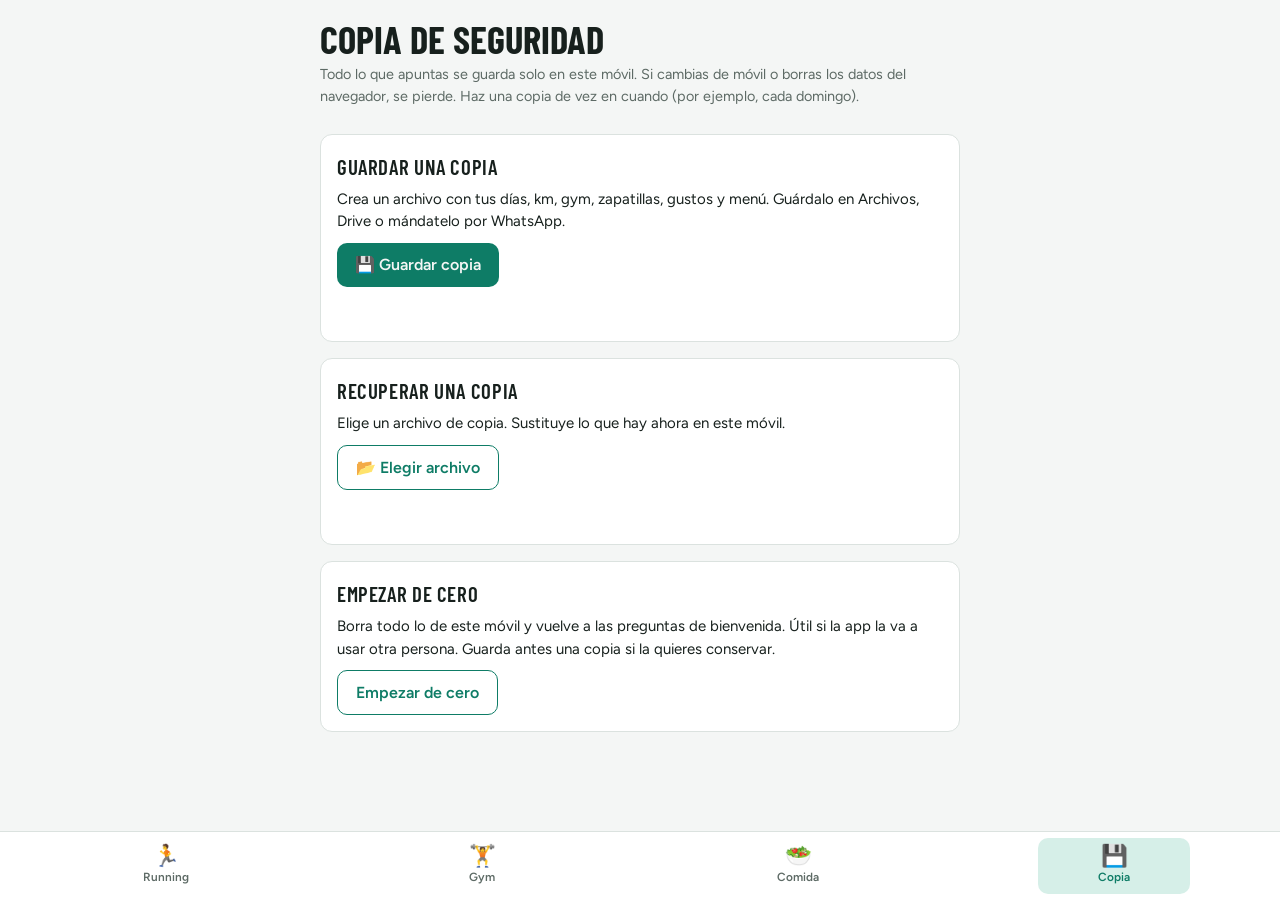
<file: copia.html>
<!doctype html>
<html lang="es"><head>
<meta charset="utf-8">
<meta name="viewport" content="width=device-width,initial-scale=1,viewport-fit=cover">
<title>Sports Plan · Copia</title>
<link rel="manifest" href="manifest.webmanifest">
<meta name="theme-color" content="#0e7c66">
<link rel="apple-touch-icon" href="icon-180.png">
<link rel="icon" href="icon-192.png">
<meta name="apple-mobile-web-app-capable" content="yes">
<meta name="mobile-web-app-capable" content="yes">
<meta name="apple-mobile-web-app-title" content="Sports Plan">
<style>:root{color-scheme:light;box-sizing:border-box;padding-top:env(safe-area-inset-top,0px);padding-bottom:env(safe-area-inset-bottom,0px)}html{scroll-padding-top:env(safe-area-inset-top,0px)}body{margin:0;padding:0;font:14px -apple-system,BlinkMacSystemFont,sans-serif;background:#fff;color:#000}img{max-width:100%}[hidden]:not([hidden=until-found i]){display:none!important}</style>
</head><body>
<link rel="preconnect" href="https://fonts.googleapis.com">
<link rel="stylesheet" href="https://fonts.googleapis.com/css2?family=Barlow+Condensed:wght@600;700&family=Figtree:wght@400;500;600&display=swap">
<style>
:root{--bg:#f4f6f5;--panel:#fff;--fg:#17201d;--muted:#5d6a65;--line:#dbe2df;--accent:#0e7c66;--accent-soft:#d6efe8;--ok:#1f8a4c;--bad:#c8382b;--bad-soft:#fbe3e0}
@media (prefers-color-scheme: dark){:root:not([data-theme="light"]){--bg:#0f1513;--panel:#18201d;--fg:#e7eeeb;--muted:#95a39e;--line:#2a3531;--accent:#3cc3a2;--accent-soft:#163a31;--ok:#4cc77d;--bad:#ff6b5e;--bad-soft:#3d1a17;color-scheme:dark}}
:root[data-theme="dark"]{--bg:#0f1513;--panel:#18201d;--fg:#e7eeeb;--muted:#95a39e;--line:#2a3531;--accent:#3cc3a2;--accent-soft:#163a31;--ok:#4cc77d;--bad:#ff6b5e;--bad-soft:#3d1a17;color-scheme:dark}
body{background:var(--bg);color:var(--fg);font:15px/1.5 "Figtree",system-ui,-apple-system,sans-serif}
.wrap{max-width:40rem;margin:0 auto;padding:20px max(16px,env(safe-area-inset-left,0px)) 32px;display:grid;gap:16px}
h1{font-family:"Barlow Condensed","Arial Narrow",sans-serif;font-weight:700;font-size:2.4rem;line-height:1;margin:0;text-transform:uppercase}
h2{font-family:"Barlow Condensed","Arial Narrow",sans-serif;font-weight:600;font-size:1.3rem;margin:0 0 6px;text-transform:uppercase;letter-spacing:.03em}
p{margin:0 0 10px}.muted{color:var(--muted);font-size:.9rem}
.panel{background:var(--panel);border:1px solid var(--line);border-radius:12px;padding:16px}
.btn{display:inline-flex;align-items:center;justify-content:center;gap:8px;border:0;border-radius:10px;padding:12px 18px;font:600 1rem "Figtree",system-ui,sans-serif;cursor:pointer;background:var(--accent);color:var(--bg);min-height:44px}
.btn.ghost{background:transparent;color:var(--accent);border:1.5px solid var(--accent)}
.btn.danger{background:var(--bad);color:#fff}
.btn:focus-visible{outline:2px solid var(--accent);outline-offset:2px}
.row{display:flex;gap:10px;flex-wrap:wrap;align-items:center}
.btn{box-sizing:border-box;line-height:1.2}
.msg{font-size:.9rem;min-height:1.4em;margin-top:8px}
.msg.ok{color:var(--ok)}.msg.bad{color:var(--bad)}
.conf{display:none;margin-top:10px;padding:10px;border-radius:10px;background:var(--bad-soft)}
.conf.on{display:block}
</style>
<div class="wrap">
  <header>
    <h1>Copia de seguridad</h1>
    <p class="muted" style="margin-top:6px">Todo lo que apuntas se guarda solo en este móvil. Si cambias de móvil o borras los datos del navegador, se pierde. Haz una copia de vez en cuando (por ejemplo, cada domingo).</p>
  </header>
  <section class="panel">
    <h2>Guardar una copia</h2>
    <p>Crea un archivo con tus días, km, gym, zapatillas, gustos y menú. Guárdalo en Archivos, Drive o mándatelo por WhatsApp.</p>
    <div class="row"><button class="btn" id="exp" type="button">💾 Guardar copia</button></div>
    <p class="msg" id="m1" role="status"></p>
  </section>
  <section class="panel">
    <h2>Recuperar una copia</h2>
    <p>Elige un archivo de copia. Sustituye lo que hay ahora en este móvil.</p>
    <div class="row"><label class="btn ghost" for="imp">📂 Elegir archivo</label><input type="file" id="imp" accept=".json,application/json" hidden></div>
    <div class="conf" id="conf"><p id="conf-t"></p><div class="row"><button class="btn danger" id="ok" type="button">Sí, recuperar</button><button class="btn ghost" id="no" type="button">Cancelar</button></div></div>
    <p class="msg" id="m2" role="status"></p>
  </section>
  <section class="panel">
    <h2>Empezar de cero</h2>
    <p>Borra todo lo de este móvil y vuelve a las preguntas de bienvenida. Útil si la app la va a usar otra persona. Guarda antes una copia si la quieres conservar.</p>
    <div class="row"><button class="btn ghost" id="reset" type="button">Empezar de cero</button></div>
    <div class="conf" id="conf2"><p>¿Seguro? Se borran tus días, km, zapatillas, gustos y menú de este móvil.</p><div class="row"><button class="btn danger" id="ok2" type="button">Sí, borrar todo</button><button class="btn ghost" id="no2" type="button">Cancelar</button></div></div>
  </section>
</div>
<script>
(function(){
  const KEYS=['jdb','dj-gustos','dj-menu','dj-compra','dj-extra','dj-obj','tab'];
  const $=(id)=>document.getElementById(id);
  function snapshot(){const d={};KEYS.forEach(k=>{try{const v=localStorage.getItem(k);if(v!=null)d[k]=v}catch(e){}});return{app:'jorge',version:1,fecha:new Date().toISOString(),datos:d}}
  $('exp').onclick=async()=>{
    const fecha=new Date().toISOString().slice(0,10),name='copia-jorge-'+fecha+'.json';
    const blob=new Blob([JSON.stringify(snapshot())],{type:'application/json'});
    try{const f=new File([blob],name,{type:'application/json'});
      if(navigator.canShare&&navigator.canShare({files:[f]})){await navigator.share({files:[f],title:'Copia de Jorge'});$('m1').className='msg ok';$('m1').textContent='Copia lista.';return}}catch(e){if(e&&e.name==='AbortError')return}
    const a=document.createElement('a');a.href=URL.createObjectURL(blob);a.download=name;document.body.appendChild(a);a.click();setTimeout(()=>{URL.revokeObjectURL(a.href);a.remove()},1000);
    $('m1').className='msg ok';$('m1').textContent='Copia guardada como '+name+'.';
  };
  let pending=null;
  $('imp').onchange=async()=>{
    const f=$('imp').files[0];if(!f)return;$('m2').textContent='';
    try{const j=JSON.parse(await f.text());if(!j||j.app!=='jorge'||!j.datos)throw 0;pending=j;
      $('conf-t').textContent='¿Recuperar la copia del '+new Date(j.fecha).toLocaleDateString('es-ES',{day:'numeric',month:'long',year:'numeric'})+'? Lo que hay ahora en este móvil se sustituye.';
      $('conf').classList.add('on');$('ok').focus();
    }catch(e){$('m2').className='msg bad';$('m2').textContent='Ese archivo no es una copia de esta app.'}
    $('imp').value='';
  };
  $('no').onclick=()=>{pending=null;$('conf').classList.remove('on')};
  $('ok').onclick=()=>{if(!pending)return;try{KEYS.forEach(k=>localStorage.removeItem(k));Object.entries(pending.datos).forEach(([k,v])=>{if(KEYS.includes(k))localStorage.setItem(k,v)});
      $('conf').classList.remove('on');$('m2').className='msg ok';$('m2').textContent='Copia recuperada. Ya puedes ir a Entreno o Comida.';}catch(e){$('m2').className='msg bad';$('m2').textContent='No se ha podido recuperar.'}pending=null};
  $('reset').onclick=()=>{$('conf2').classList.add('on');$('ok2').focus()};
  $('no2').onclick=()=>$('conf2').classList.remove('on');
  $('ok2').onclick=()=>{try{KEYS.forEach(k=>localStorage.removeItem(k))}catch(e){}location.replace('bienvenida.html')};
})();
</script>
<link rel="stylesheet" href="app.css">
<nav class="appnav" aria-label="Secciones de la app"><a href="index.html"><span class="i" aria-hidden="true">🏃</span>Running</a><a href="index.html#gym"><span class="i" aria-hidden="true">🏋️</span>Gym</a><a href="comida.html"><span class="i" aria-hidden="true">🥗</span>Comida</a><a href="copia.html" aria-current="page"><span class="i" aria-hidden="true">💾</span>Copia</a></nav>
<script>if('serviceWorker' in navigator){addEventListener('load',()=>navigator.serviceWorker.register('sw.js',{updateViaCache:'none'}).catch(()=>{}))}</script>
</body></html>
</file>
<file: app.css>
/* Barra inferior común a las tres pantallas */
body { padding-bottom: calc(76px + env(safe-area-inset-bottom, 0px)) !important; }
.appnav {
  position: fixed; left: 0; right: 0; bottom: 0; z-index: 50;
  display: flex; justify-content: space-around;
  background: var(--panel, var(--surface, #fff)); border-top: 1px solid var(--line, #dbe2df);
  padding: 6px 8px calc(6px + env(safe-area-inset-bottom, 0px));
  font-family: "Figtree", system-ui, -apple-system, "Segoe UI", sans-serif;
}
.appnav a {
  flex: 1; max-width: 9rem; display: flex; flex-direction: column; align-items: center; gap: 2px;
  text-decoration: none; color: var(--muted, #5d6a65); font-size: .74rem; font-weight: 600;
  padding: 6px 4px; border-radius: 10px; min-height: 44px; justify-content: center;
}
.appnav a .i { font-size: 1.35rem; line-height: 1; }
.appnav a[aria-current="page"] { color: var(--accent, #0e7c66); background: var(--accent-soft, #d6efe8); }
.appnav a:focus-visible { outline: 2px solid var(--accent, #0e7c66); outline-offset: 2px; }
.saved { bottom: calc(84px + env(safe-area-inset-bottom, 0px)) !important; }
</file>
